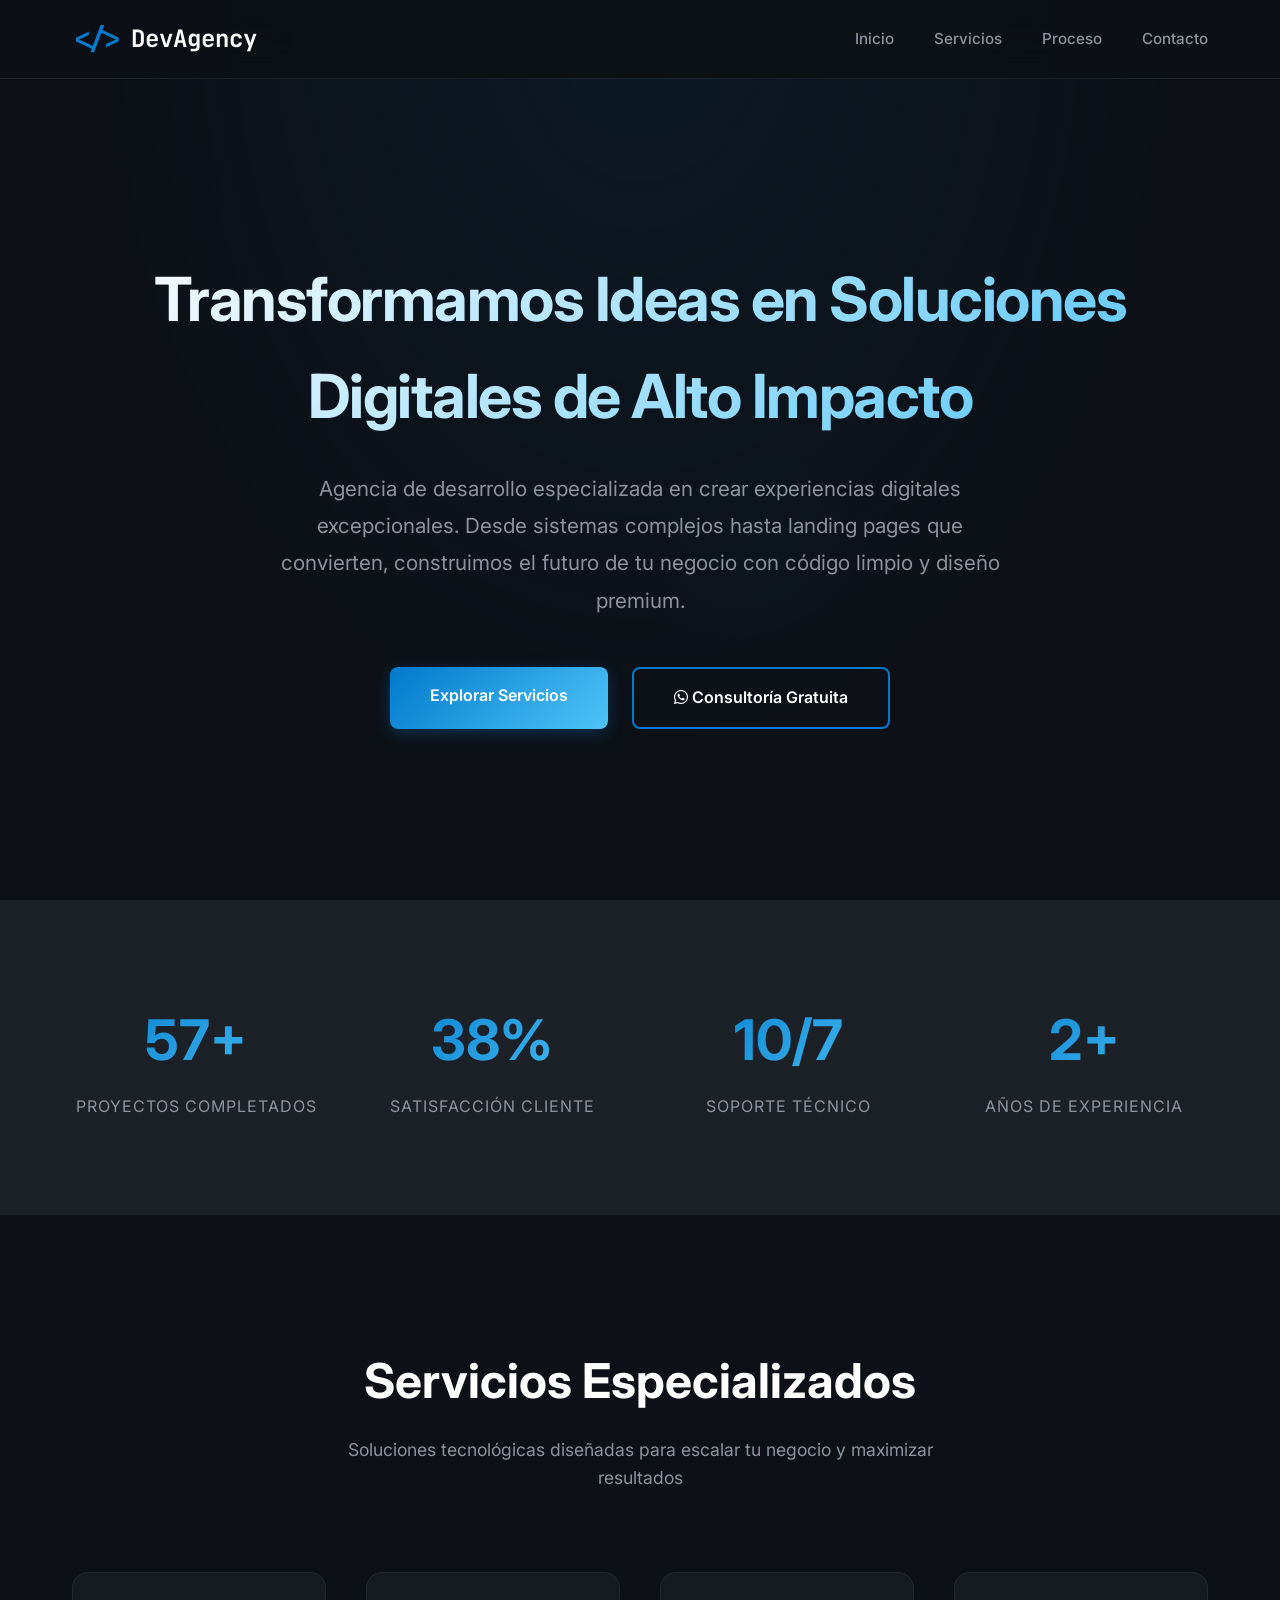
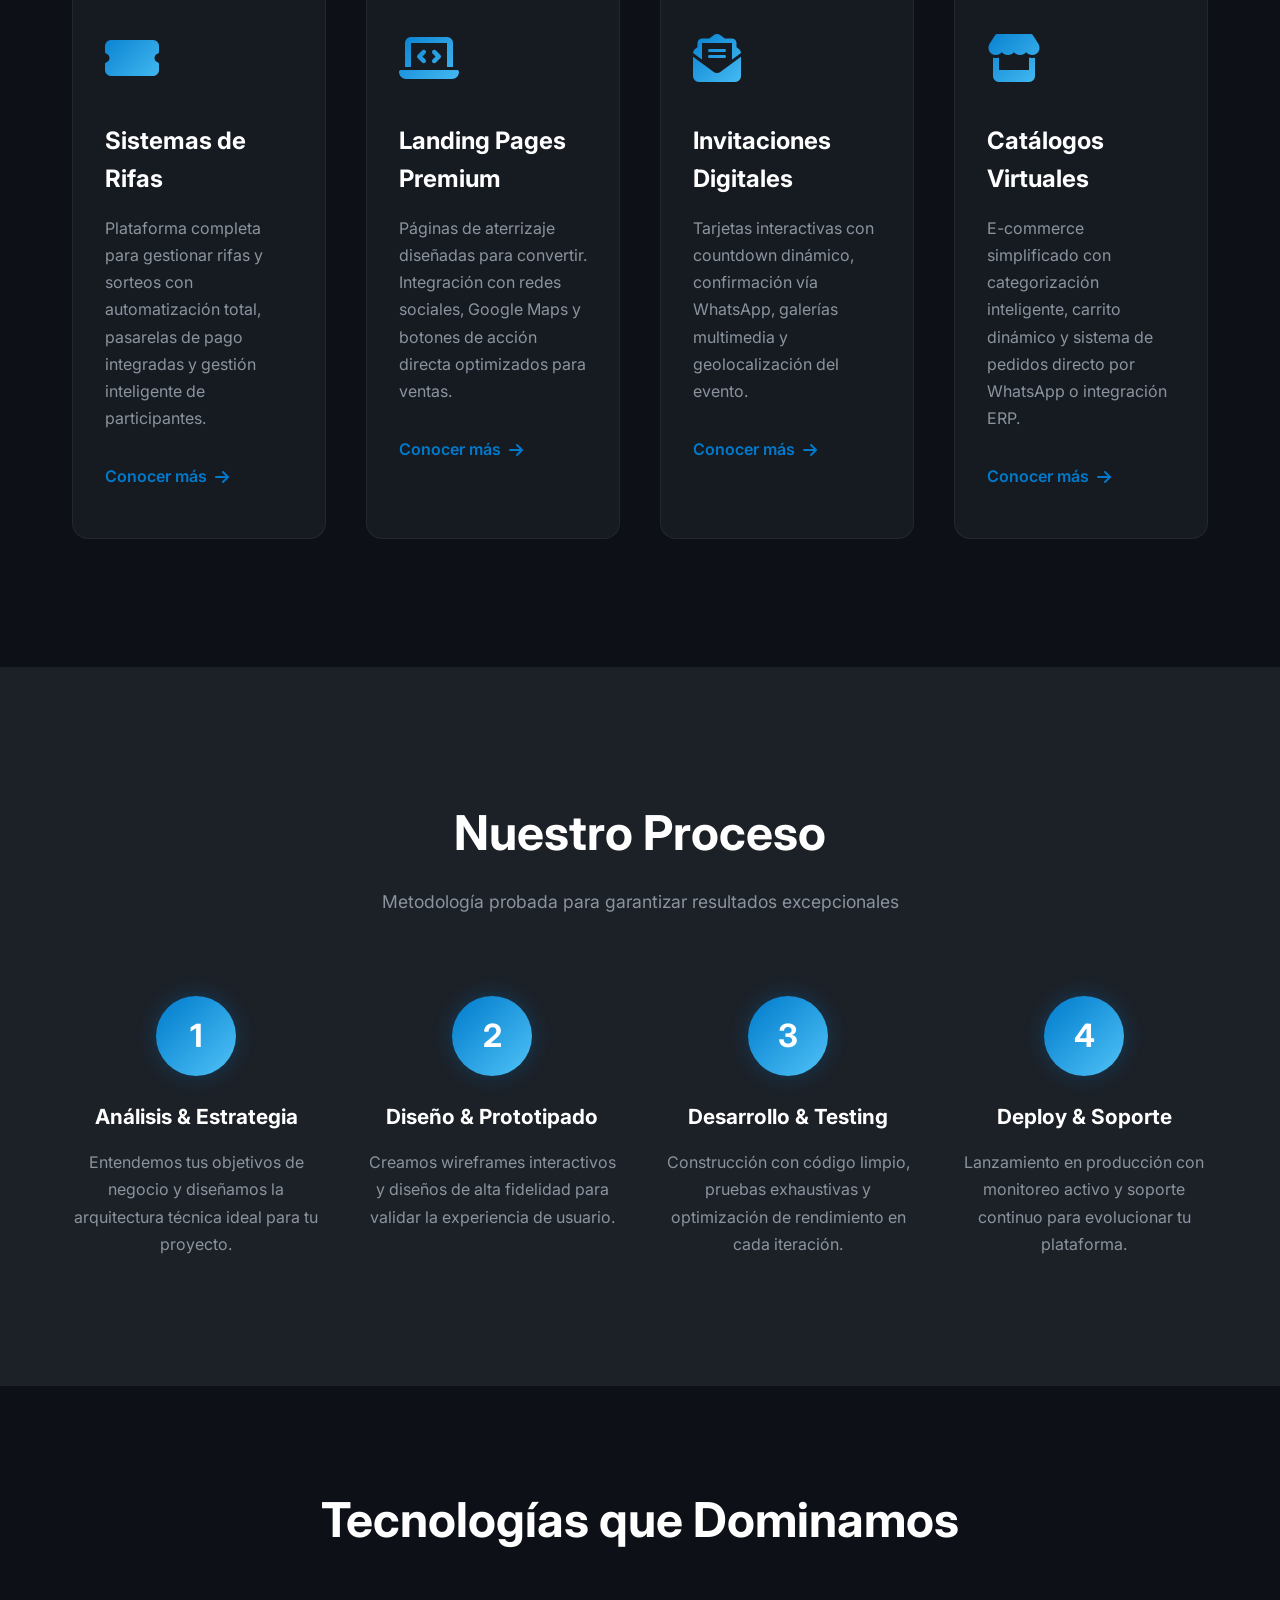
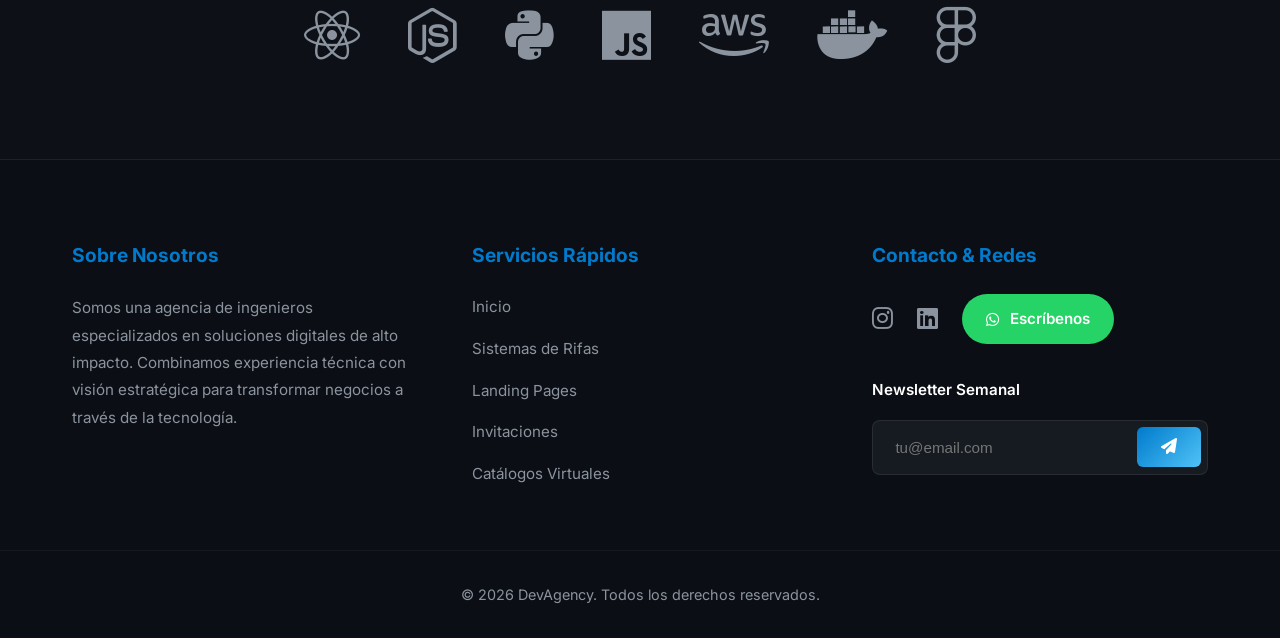
<file: index.html>
<!DOCTYPE html>
<html lang="es">

<head>
    <meta charset="UTF-8">
    <meta name="viewport" content="width=device-width, initial-scale=1.0">
    <title>DevAgency | Soluciones Digitales Profesionales</title>
    <link rel="stylesheet" href="style.css">
    <link rel="preconnect" href="https://fonts.googleapis.com">
    <link rel="preconnect" href="https://fonts.gstatic.com" crossorigin>
    <link
        href="https://fonts.googleapis.com/css2?family=Inter:wght@300;400;500;600;700;800&family=JetBrains+Mono:wght@400;700&display=swap"
        rel="stylesheet">
    <link rel="stylesheet" href="https://cdnjs.cloudflare.com/ajax/libs/font-awesome/6.4.0/css/all.min.css">
</head>

<body>
    <!-- Floating Background Shapes -->
    <div class="bg-shapes">
        <div class="shape shape-1"></div>
        <div class="shape shape-2"></div>
        <div class="shape shape-3"></div>
    </div>

    <header>
        <nav class="container">
            <a href="index.html" class="logo">
                <span class="code-icon">&lt;/&gt;</span> DevAgency
            </a>
            <ul class="nav-links">
                <li><a href="#inicio">Inicio</a></li>
                <li><a href="#servicios">Servicios</a></li>
                <li><a href="#proceso">Proceso</a></li>
                <li><a href="#contacto">Contacto</a></li>
            </ul>
        </nav>
    </header>

    <main>
        <!-- Hero Section -->
        <section id="inicio" class="hero">
            <div class="container hero-content">
                <h1>Transformamos Ideas en Soluciones Digitales de Alto Impacto</h1>
                <p>Agencia de desarrollo especializada en crear experiencias digitales excepcionales. Desde sistemas
                    complejos hasta landing pages que convierten, construimos el futuro de tu negocio con código limpio
                    y diseño premium.</p>
                <div class="hero-btns">
                    <a href="#servicios" class="btn btn-primary">Explorar Servicios</a>
                    <a href="https://wa.me/584161143514?text=Hola!%20Quisiera%20m%C3%A1s%20informaci%C3%B3n%20sobre%20sus%20servicios%20de%20DevAgency." class="btn btn-outline" target="_blank">
                        <i class="fab fa-whatsapp"></i> Consultoría Gratuita
                    </a>
                </div>
            </div>
        </section>

        <!-- Stats Section -->
        <section class="stats">
            <div class="container">
                <div class="stats-grid">
                    <div class="stat-item">
                        <span class="stat-number">150+</span>
                        <span class="stat-label">Proyectos Completados</span>
                    </div>
                    <div class="stat-item">
                        <span class="stat-number">98%</span>
                        <span class="stat-label">Satisfacción Cliente</span>
                    </div>
                    <div class="stat-item">
                        <span class="stat-number">24/7</span>
                        <span class="stat-label">Soporte Técnico</span>
                    </div>
                    <div class="stat-item">
                        <span class="stat-number">5+</span>
                        <span class="stat-label">Años de Experiencia</span>
                    </div>
                </div>
            </div>
        </section>

        <!-- Services Section -->
        <section id="servicios" class="services">
            <div class="container">
                <h2 class="section-title">Servicios Especializados</h2>
                <p class="section-subtitle">Soluciones tecnológicas diseñadas para escalar tu negocio y maximizar
                    resultados</p>
                <div class="services-grid">
                    <!-- Service Card 1: Rifas -->
                    <a href="rifas.html" class="service-card">
                        <div class="card-icon"><i class="fas fa-ticket-alt"></i></div>
                        <h3>Sistemas de Rifas</h3>
                        <p>Plataforma completa para gestionar rifas y sorteos con automatización total, pasarelas de
                            pago integradas y gestión inteligente de participantes.</p>
                        <span class="btn-text">Conocer más <i class="fas fa-arrow-right"></i></span>
                    </a>

                    <!-- Service Card 2: Landing Pages -->
                    <a href="landings.html" class="service-card">
                        <div class="card-icon"><i class="fas fa-laptop-code"></i></div>
                        <h3>Landing Pages Premium</h3>
                        <p>Páginas de aterrizaje diseñadas para convertir. Integración con redes sociales, Google Maps y
                            botones de acción directa optimizados para ventas.</p>
                        <span class="btn-text">Conocer más <i class="fas fa-arrow-right"></i></span>
                    </a>

                    <!-- Service Card 3: Invitaciones -->
                    <a href="invitaciones.html" class="service-card">
                        <div class="card-icon"><i class="fas fa-envelope-open-text"></i></div>
                        <h3>Invitaciones Digitales</h3>
                        <p>Tarjetas interactivas con countdown dinámico, confirmación vía WhatsApp, galerías multimedia
                            y geolocalización del evento.</p>
                        <span class="btn-text">Conocer más <i class="fas fa-arrow-right"></i></span>
                    </a>

                    <!-- Service Card 4: Catálogos -->
                    <a href="catalogos.html" class="service-card">
                        <div class="card-icon"><i class="fas fa-store"></i></div>
                        <h3>Catálogos Virtuales</h3>
                        <p>E-commerce simplificado con categorización inteligente, carrito dinámico y sistema de pedidos
                            directo por WhatsApp o integración ERP.</p>
                        <span class="btn-text">Conocer más <i class="fas fa-arrow-right"></i></span>
                    </a>
                </div>
            </div>
        </section>

        <!-- Process Section -->
        <section id="proceso" class="process">
            <div class="container">
                <h2 class="section-title">Nuestro Proceso</h2>
                <p class="section-subtitle">Metodología probada para garantizar resultados excepcionales</p>
                <div class="process-steps">
                    <div class="process-step">
                        <div class="step-number">1</div>
                        <h3>Análisis & Estrategia</h3>
                        <p>Entendemos tus objetivos de negocio y diseñamos la arquitectura técnica ideal para tu
                            proyecto.</p>
                    </div>
                    <div class="process-step">
                        <div class="step-number">2</div>
                        <h3>Diseño & Prototipado</h3>
                        <p>Creamos wireframes interactivos y diseños de alta fidelidad para validar la experiencia de
                            usuario.</p>
                    </div>
                    <div class="process-step">
                        <div class="step-number">3</div>
                        <h3>Desarrollo & Testing</h3>
                        <p>Construcción con código limpio, pruebas exhaustivas y optimización de rendimiento en cada
                            iteración.</p>
                    </div>
                    <div class="process-step">
                        <div class="step-number">4</div>
                        <h3>Deploy & Soporte</h3>
                        <p>Lanzamiento en producción con monitoreo activo y soporte continuo para evolucionar tu
                            plataforma.</p>
                    </div>
                </div>
            </div>
        </section>

        <!-- Tech Stack -->
        <section class="tech-stack">
            <div class="container">
                <h2 class="section-title">Tecnologías que Dominamos</h2>
                <div class="tech-icons">
                    <i class="fab fa-react tech-icon" title="React"></i>
                    <i class="fab fa-node-js tech-icon" title="Node.js"></i>
                    <i class="fab fa-python tech-icon" title="Python"></i>
                    <i class="fab fa-js tech-icon" title="JavaScript"></i>
                    <i class="fab fa-aws tech-icon" title="AWS"></i>
                    <i class="fab fa-docker tech-icon" title="Docker"></i>
                    <i class="fab fa-figma tech-icon" title="Figma"></i>
                </div>
            </div>
        </section>
    </main>

    <!-- Footer -->
    <footer id="contacto">
        <div class="container footer-grid">
            <!-- Col 1: About -->
            <div class="footer-col">
                <h4>Sobre Nosotros</h4>
                <p>Somos una agencia de ingenieros especializados en soluciones digitales de alto impacto. Combinamos
                    experiencia técnica con visión estratégica para transformar negocios a través de la tecnología.</p>
            </div>
            <!-- Col 2: Quick Links -->
            <div class="footer-col">
                <h4>Servicios Rápidos</h4>
                <ul>
                    <li><a href="#inicio">Inicio</a></li>
                    <li><a href="rifas.html">Sistemas de Rifas</a></li>
                    <li><a href="landings.html">Landing Pages</a></li>
                    <li><a href="invitaciones.html">Invitaciones</a></li>
                    <li><a href="catalogos.html">Catálogos Virtuales</a></li>
                </ul>
            </div>
            <!-- Col 3: Contact & Newsletter -->
            <div class="footer-col">
                <h4>Contacto & Redes</h4>
                <div class="social-links">
                    <a href="#" class="social-icon"><i class="fab fa-instagram"></i></a>
                    <a href="#" class="social-icon"><i class="fab fa-linkedin"></i></a>
                    <a href="https://wa.me/584161143514?text=Hola!%20Quisiera%20m%C3%A1s%20informaci%C3%B3n%20sobre%20sus%20servicios%20de%20DevAgency." class="btn-whatsapp">
                        <i class="fab fa-whatsapp"></i> Escríbenos
                    </a>
                </div>
                <div class="newsletter">
                    <p>Newsletter Semanal</p>
                    <form onsubmit="return false;" class="newsletter-form">
                        <input type="email" placeholder="tu@email.com" required>
                        <button type="submit"><i class="fas fa-paper-plane"></i></button>
                    </form>
                </div>
            </div>
        </div>
        <div class="footer-bottom">
            <p>&copy; 2026 DevAgency. Todos los derechos reservados.</p>
        </div>
    </footer>

    <script src="script.js"></script>
</body>

</html>
</file>
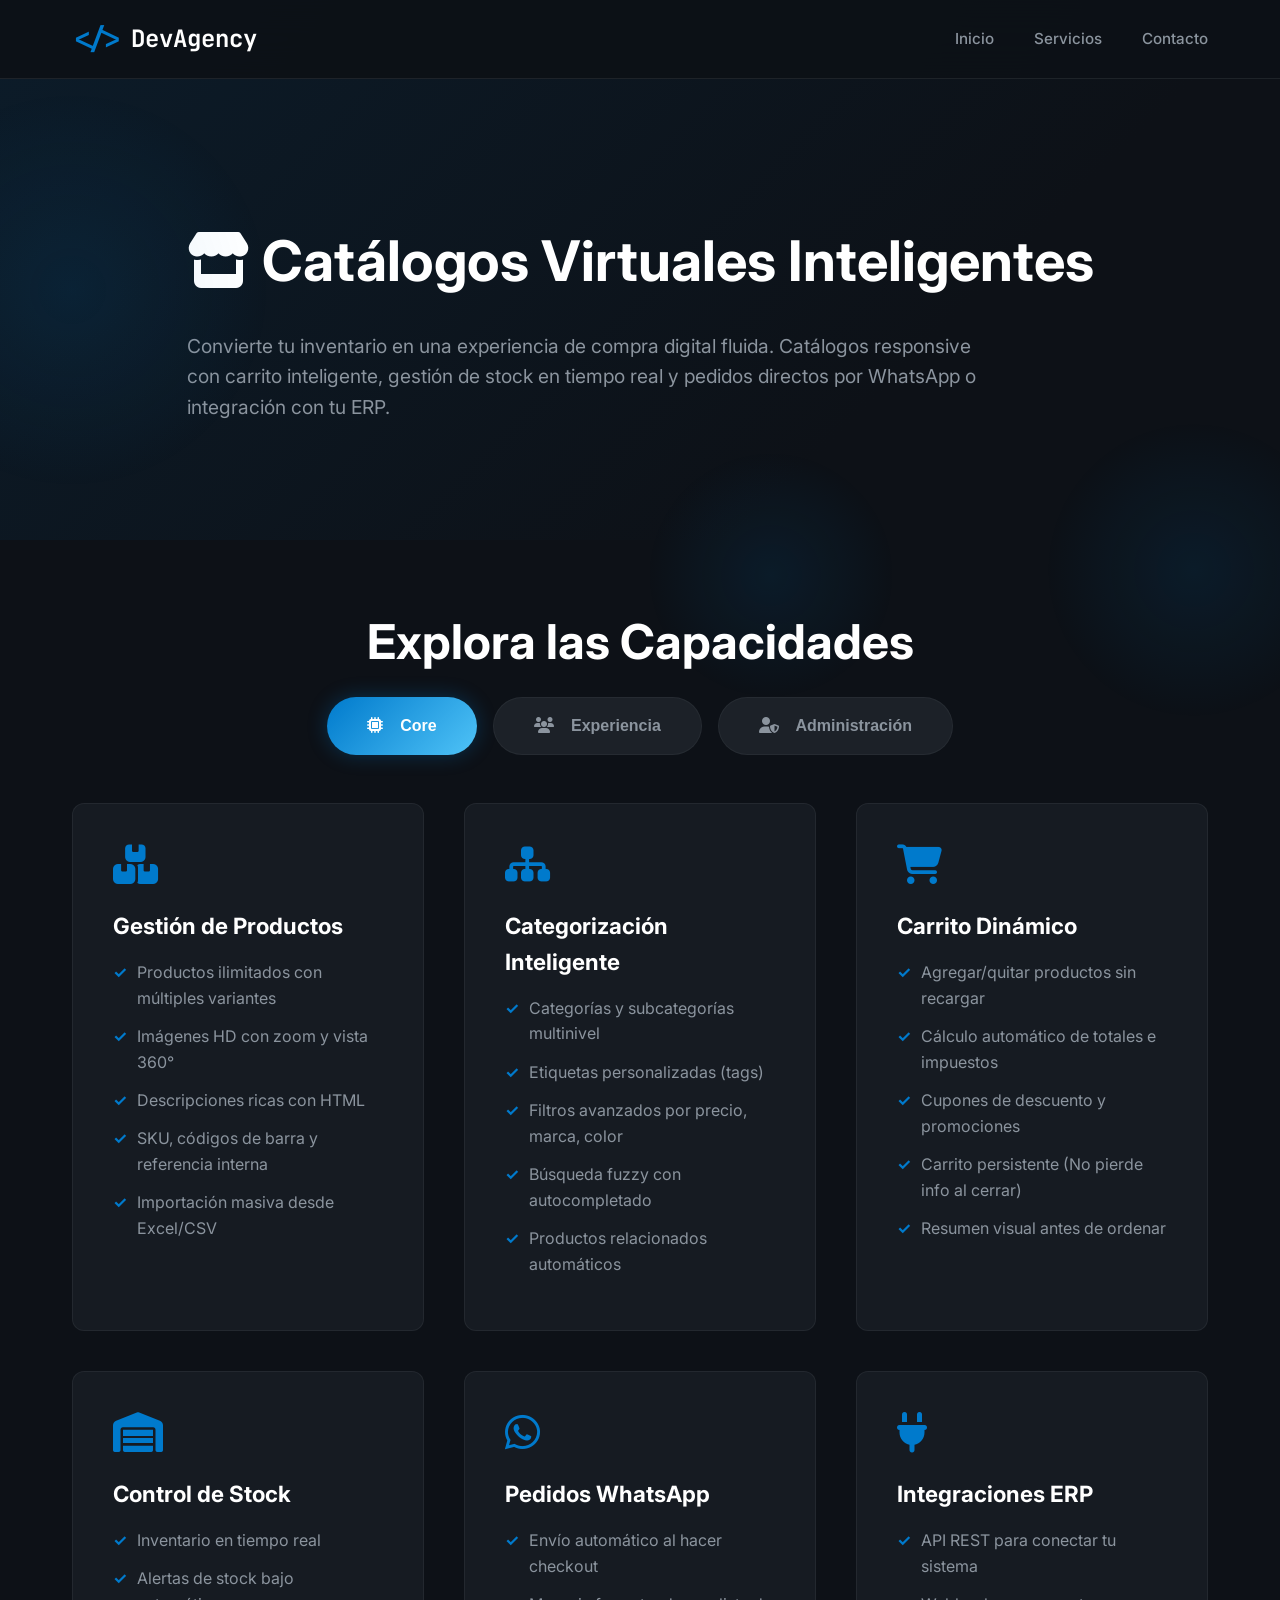
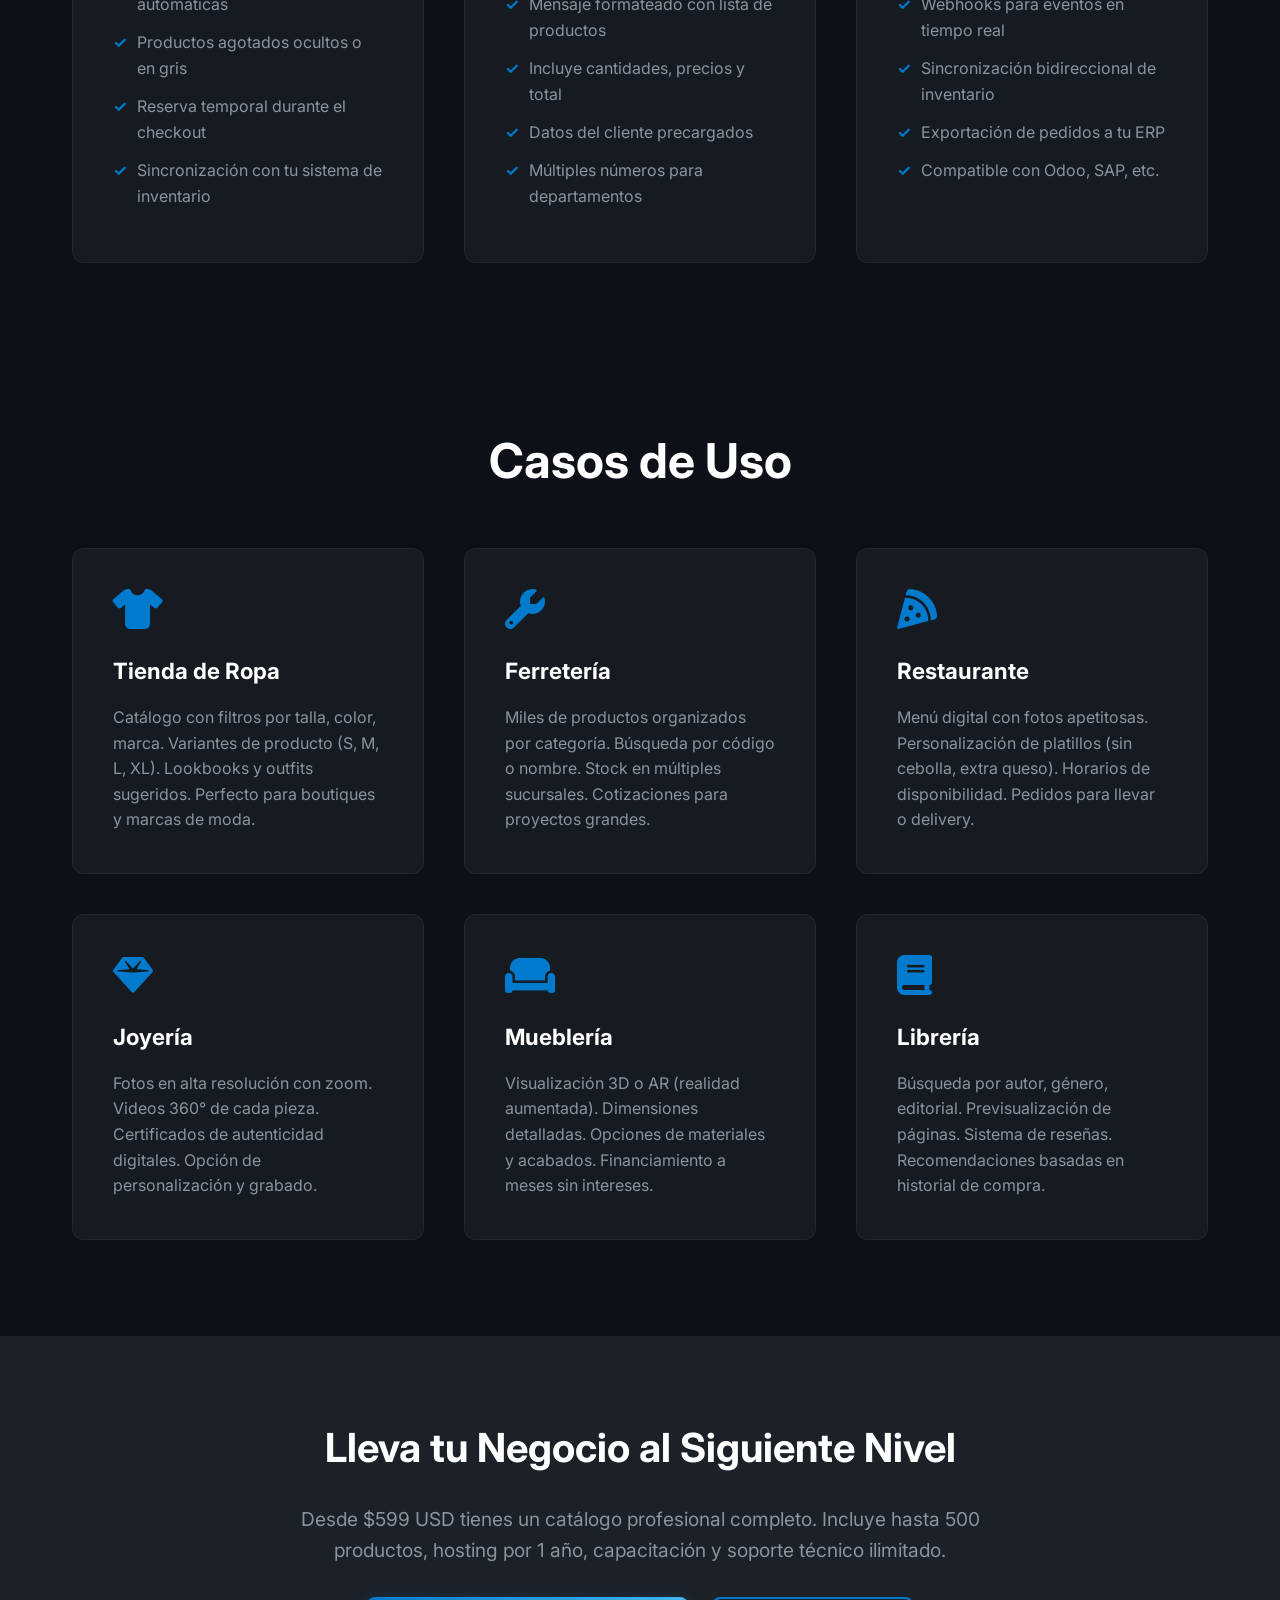
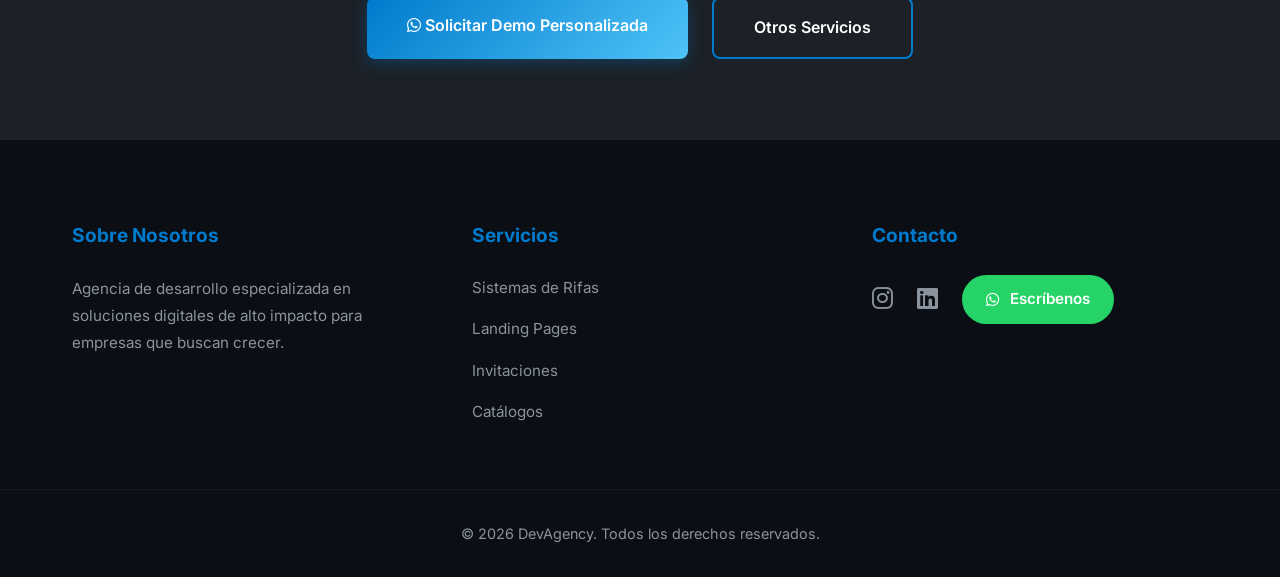
<file: catalogos.html>
<!DOCTYPE html>
<html lang="es">

<head>
    <meta charset="UTF-8">
    <meta name="viewport" content="width=device-width, initial-scale=1.0">
    <title>Catálogos Virtuales E-commerce | DevAgency</title>
    <link rel="stylesheet" href="style.css">
    <link rel="preconnect" href="https://fonts.googleapis.com">
    <link rel="preconnect" href="https://fonts.gstatic.com" crossorigin>
    <link
        href="https://fonts.googleapis.com/css2?family=Inter:wght@300;400;500;600;700;800&family=JetBrains+Mono:wght@400;700&display=swap"
        rel="stylesheet">
    <link rel="stylesheet" href="https://cdnjs.cloudflare.com/ajax/libs/font-awesome/6.4.0/css/all.min.css">
    <style>
        .service-hero {
            min-height: 60vh;
            display: flex;
            align-items: center;
            padding-top: 100px;
            background: linear-gradient(135deg, rgba(0, 122, 204, 0.1) 0%, rgba(13, 17, 23, 1) 70%);
        }

        .service-hero h1 {
            font-size: 3.5rem;
            margin-bottom: 1.5rem;
        }

        .features-section,
        .integrations-section {
            padding: 6rem 0;
        }

        .features-grid-detailed {
            display: grid;
            grid-template-columns: repeat(auto-fit, minmax(300px, 1fr));
            gap: 2.5rem;
            margin-top: 3rem;
        }

        .feature-card {
            background: var(--card-bg);
            padding: 2.5rem;
            border-radius: 12px;
            border: 1px solid rgba(48, 54, 61, 0.5);
            transition: var(--transition);
        }

        .feature-card:hover {
            border-color: var(--accent-primary);
            transform: translateY(-5px);
            box-shadow: var(--shadow-glow);
        }

        .feature-card i {
            font-size: 2.5rem;
            color: var(--accent-primary);
            margin-bottom: 1.5rem;
            display: block;
        }

        .feature-card h3 {
            font-size: 1.4rem;
            margin-bottom: 1rem;
        }

        .feature-card ul {
            list-style: none;
            padding-left: 0;
        }

        .feature-card li {
            color: var(--text-muted);
            margin-bottom: 0.8rem;
            padding-left: 1.5rem;
            position: relative;
        }

        .feature-card li::before {
            content: '✓';
            position: absolute;
            left: 0;
            color: var(--accent-primary);
            font-weight: bold;
        }

        .cta-section {
            background: var(--surface);
            padding: 5rem 0;
            text-align: center;
        }

        .cta-section h2 {
            font-size: 2.5rem;
            margin-bottom: 1.5rem;
        }

        .integration-grid {
            display: grid;
            grid-template-columns: repeat(auto-fit, minmax(200px, 1fr));
            gap: 2rem;
            margin-top: 3rem;
        }

        .integration-item {
            background: var(--card-bg);
            padding: 2rem;
            border-radius: 12px;
            text-align: center;
            border: 1px solid rgba(48, 54, 61, 0.5);
            transition: var(--transition);
        }

        .integration-item:hover {
            border-color: var(--accent-primary);
            transform: translateY(-5px);
        }

        .integration-item i {
            font-size: 3rem;
            color: var(--accent-primary);
            margin-bottom: 1rem;
        }

        @media (max-width: 768px) {
            .service-hero h1 {
                font-size: 2.5rem;
            }
        }
    </style>
</head>

<body>
    <div class="bg-shapes">
        <div class="shape shape-1"></div>
        <div class="shape shape-2"></div>
        <div class="shape shape-3"></div>
    </div>

    <header>
        <nav class="container">
            <a href="index.html" class="logo">
                <span class="code-icon">&lt;/&gt;</span> DevAgency
            </a>
            <ul class="nav-links">
                <li><a href="index.html">Inicio</a></li>
                <li><a href="index.html#servicios">Servicios</a></li>
                <li><a href="index.html#contacto">Contacto</a></li>
            </ul>
        </nav>
    </header>

    <main>
        <section class="service-hero">
            <div class="container">
                <h1><i class="fas fa-store"></i> Catálogos Virtuales Inteligentes</h1>
                <p style="font-size: 1.2rem; color: var(--text-muted); max-width: 800px;">
                    Convierte tu inventario en una experiencia de compra digital fluida. Catálogos responsive con
                    carrito inteligente, gestión de stock en tiempo real y pedidos directos por WhatsApp o integración
                    con tu ERP.
                </p>
            </div>
        </section>

        <section class="tabs-container">
            <div class="container">
                <h2 class="section-title">Explora las Capacidades</h2>
                <div class="tabs-header">
                    <button class="tab-btn active" data-tab="core"><i class="fas fa-microchip"></i> Core</button>
                    <button class="tab-btn" data-tab="experiencia"><i class="fas fa-users"></i> Experiencia</button>
                    <button class="tab-btn" data-tab="admin"><i class="fas fa-user-shield"></i> Administración</button>
                </div>

                <div class="tab-content active" id="core">
                    <div class="features-grid-detailed">
                        <div class="feature-card">
                            <i class="fas fa-boxes"></i>
                            <h3>Gestión de Productos</h3>
                            <ul>
                                <li>Productos ilimitados con múltiples variantes</li>
                                <li>Imágenes HD con zoom y vista 360°</li>
                                <li>Descripciones ricas con HTML</li>
                                <li>SKU, códigos de barra y referencia interna</li>
                                <li>Importación masiva desde Excel/CSV</li>
                            </ul>
                        </div>
                        <!-- ... other core features ... -->
                        <div class="feature-card">
                            <i class="fas fa-sitemap"></i>
                            <h3>Categorización Inteligente</h3>
                            <ul>
                                <li>Categorías y subcategorías multinivel</li>
                                <li>Etiquetas personalizadas (tags)</li>
                                <li>Filtros avanzados por precio, marca, color</li>
                                <li>Búsqueda fuzzy con autocompletado</li>
                                <li>Productos relacionados automáticos</li>
                            </ul>
                        </div>

                        <div class="feature-card">
                            <i class="fas fa-shopping-cart"></i>
                            <h3>Carrito Dinámico</h3>
                            <ul>
                                <li>Agregar/quitar productos sin recargar</li>
                                <li>Cálculo automático de totales e impuestos</li>
                                <li>Cupones de descuento y promociones</li>
                                <li>Carrito persistente (No pierde info al cerrar)</li>
                                <li>Resumen visual antes de ordenar</li>
                            </ul>
                        </div>

                        <div class="feature-card">
                            <i class="fas fa-warehouse"></i>
                            <h3>Control de Stock</h3>
                            <ul>
                                <li>Inventario en tiempo real</li>
                                <li>Alertas de stock bajo automáticas</li>
                                <li>Productos agotados ocultos o en gris</li>
                                <li>Reserva temporal durante el checkout</li>
                                <li>Sincronización con tu sistema de inventario</li>
                            </ul>
                        </div>

                        <div class="feature-card">
                            <i class="fab fa-whatsapp"></i>
                            <h3>Pedidos WhatsApp</h3>
                            <ul>
                                <li>Envío automático al hacer checkout</li>
                                <li>Mensaje formateado con lista de productos</li>
                                <li>Incluye cantidades, precios y total</li>
                                <li>Datos del cliente precargados</li>
                                <li>Múltiples números para departamentos</li>
                            </ul>
                        </div>

                        <div class="feature-card">
                            <i class="fas fa-plug"></i>
                            <h3>Integraciones ERP</h3>
                            <ul>
                                <li>API REST para conectar tu sistema</li>
                                <li>Webhooks para eventos en tiempo real</li>
                                <li>Sincronización bidireccional de inventario</li>
                                <li>Exportación de pedidos a tu ERP</li>
                                <li>Compatible con Odoo, SAP, etc.</li>
                            </ul>
                        </div>
                    </div>
                </div>

                <div class="tab-content" id="experiencia">
                    <div class="features-grid-detailed">
                        <div class="feature-card">
                            <i class="fas fa-mobile-alt"></i>
                            <h3>Mobile-First</h3>
                            <p style="color: var(--text-muted);">Diseñado primero para móvil. El 80% de tus clientes navega
                                desde celular, por eso optimizamos cada interacción para pantallas pequeñas.</p>
                        </div>

                        <div class="feature-card">
                            <i class="fas fa-search"></i>
                            <h3>Búsqueda Avanzada</h3>
                            <p style="color: var(--text-muted);">Motor de búsqueda inteligente con corrección de errores,
                                sinónimos y sugerencias. Encuentra productos incluso con búsquedas imprecisas.</p>
                        </div>

                        <div class="feature-card">
                            <i class="fas fa-heart"></i>
                            <h3>Lista de Deseos</h3>
                            <p style="color: var(--text-muted);">Tus clientes pueden guardar productos favoritos para
                                comprar después. Recordatorios automáticos cuando hay descuentos.</p>
                        </div>

                        <div class="feature-card">
                            <i class="fas fa-star"></i>
                            <h3>Reviews & Ratings</h3>
                            <p style="color: var(--text-muted);">Sistema de calificaciones y reseñas. Modera comentarios
                                antes de publicar. Aumenta la confianza y conversión.</p>
                        </div>

                        <div class="feature-card">
                            <i class="fas fa-share-alt"></i>
                            <h3>Compartir Productos</h3>
                            <p style="color: var(--text-muted);">Botones para compartir productos en WhatsApp, Facebook,
                                Twitter. Links directos con preview de imagen y precio.</p>
                        </div>

                        <div class="feature-card">
                            <i class="fas fa-tachometer-alt"></i>
                            <h3>Performance Elite</h3>
                            <p style="color: var(--text-muted);">Carga en menos de 2 segundos. Lazy loading de imágenes,
                                caché inteligente y CDN global para máxima velocidad.</p>
                        </div>
                    </div>
                </div>

                <div class="tab-content" id="admin">
                    <div class="features-grid-detailed">
                        <div class="feature-card">
                            <i class="fas fa-chart-pie"></i>
                            <h3>Dashboard Analytics</h3>
                            <ul>
                                <li>Ventas del día, semana, mes</li>
                                <li>Productos más vendidos</li>
                                <li>Tasa de conversión</li>
                                <li>Carritos abandonados</li>
                                <li>Gráficos en tiempo real</li>
                            </ul>
                        </div>

                        <div class="feature-card">
                            <i class="fas fa-clipboard-list"></i>
                            <h3>Gestión de Pedidos</h3>
                            <ul>
                                <li>Vista completa de todos los pedidos</li>
                                <li>Estados: Pendiente, Procesando, Enviado</li>
                                <li>Notificaciones automáticas al cliente</li>
                                <li>Impresión de órdenes de trabajo</li>
                                <li>Exportación a Excel para contabilidad</li>
                            </ul>
                        </div>

                        <div class="feature-card">
                            <i class="fas fa-users"></i>
                            <h3>CRM Integrado</h3>
                            <ul>
                                <li>Base de datos de clientes</li>
                                <li>Historial de compras por cliente</li>
                                <li>Segmentación para marketing</li>
                                <li>Clientes VIP automáticos</li>
                                <li>Envío de promociones personalizadas</li>
                            </ul>
                        </div>

                        <div class="feature-card">
                            <i class="fas fa-tags"></i>
                            <h3>Promociones</h3>
                            <ul>
                                <li>Descuentos por categoría o producto</li>
                                <li>Cupones con códigos únicos</li>
                                <li>Ofertas flash con countdown</li>
                                <li>2x1, 3x2 y combos especiales</li>
                                <li>Programación automática por fechas</li>
                            </ul>
                        </div>

                        <div class="feature-card">
                            <i class="fas fa-user-shield"></i>
                            <h3>Multiusuario</h3>
                            <ul>
                                <li>Roles: Admin, Vendedor, Almacén</li>
                                <li>Permisos granulares por sección</li>
                                <li>Log de actividades por usuario</li>
                                <li>Múltiples sucursales</li>
                                <li>Cada vendedor ve sus propias ventas</li>
                            </ul>
                        </div>

                        <div class="feature-card">
                            <i class="fas fa-mobile"></i>
                            <h3>App Móvil Admin</h3>
                            <ul>
                                <li>Panel desde tu celular</li>
                                <li>Notificaciones push de pedidos</li>
                                <li>Actualizar stock rápidamente</li>
                                <li>Aprobar/rechazar pedidos</li>
                                <li>Escaneo de códigos de barra</li>
                            </ul>
                        </div>
                    </div>
                </div>
            </div>
        </section>

        <section class="features-section">
            <div class="container">
                <h2 class="section-title">Casos de Uso</h2>
                <div class="features-grid-detailed">
                    <div class="feature-card">
                        <i class="fas fa-tshirt"></i>
                        <h3>Tienda de Ropa</h3>
                        <p style="color: var(--text-muted);">Catálogo con filtros por talla, color, marca. Variantes de
                            producto (S, M, L, XL). Lookbooks y outfits sugeridos. Perfecto para boutiques y marcas de
                            moda.</p>
                    </div>

                    <div class="feature-card">
                        <i class="fas fa-wrench"></i>
                        <h3>Ferretería</h3>
                        <p style="color: var(--text-muted);">Miles de productos organizados por categoría. Búsqueda por
                            código o nombre. Stock en múltiples sucursales. Cotizaciones para proyectos grandes.</p>
                    </div>

                    <div class="feature-card">
                        <i class="fas fa-pizza-slice"></i>
                        <h3>Restaurante</h3>
                        <p style="color: var(--text-muted);">Menú digital con fotos apetitosas. Personalización de
                            platillos (sin cebolla, extra queso). Horarios de disponibilidad. Pedidos para llevar o
                            delivery.</p>
                    </div>

                    <div class="feature-card">
                        <i class="fas fa-gem"></i>
                        <h3>Joyería</h3>
                        <p style="color: var(--text-muted);">Fotos en alta resolución con zoom. Videos 360° de cada
                            pieza. Certificados de autenticidad digitales. Opción de personalización y grabado.</p>
                    </div>

                    <div class="feature-card">
                        <i class="fas fa-couch"></i>
                        <h3>Mueblería</h3>
                        <p style="color: var(--text-muted);">Visualización 3D o AR (realidad aumentada). Dimensiones
                            detalladas. Opciones de materiales y acabados. Financiamiento a meses sin intereses.</p>
                    </div>

                    <div class="feature-card">
                        <i class="fas fa-book"></i>
                        <h3>Librería</h3>
                        <p style="color: var(--text-muted);">Búsqueda por autor, género, editorial. Previsualización de
                            páginas. Sistema de reseñas. Recomendaciones basadas en historial de compra.</p>
                    </div>
                </div>
            </div>
        </section>

        <section class="cta-section">
            <div class="container">
                <h2>Lleva tu Negocio al Siguiente Nivel</h2>
                <p style="font-size: 1.2rem; color: var(--text-muted); max-width: 700px; margin: 0 auto 2rem;">
                    Desde $599 USD tienes un catálogo profesional completo. Incluye hasta 500 productos, hosting por 1
                    año, capacitación y soporte técnico ilimitado.
                </p>
                <div style="display: flex; gap: 1.5rem; justify-content: center; flex-wrap: wrap;">
                    <a href="https://wa.me/584161143514?text=Hola!%20Me%20interesa%20saber%20m%C3%A1s%20sobre%20el%20Sistema%20de%20Cat%C3%A1logos%20Virtuales." class="btn btn-primary">
                        <i class="fab fa-whatsapp"></i> Solicitar Demo Personalizada
                    </a>
                    <a href="index.html#servicios" class="btn btn-outline">Otros Servicios</a>
                </div>
            </div>
        </section>
    </main>

    <footer id="contacto">
        <div class="container footer-grid">
            <div class="footer-col">
                <h4>Sobre Nosotros</h4>
                <p>Agencia de desarrollo especializada en soluciones digitales de alto impacto para empresas que buscan
                    crecer.</p>
            </div>
            <div class="footer-col">
                <h4>Servicios</h4>
                <ul>
                    <li><a href="rifas.html">Sistemas de Rifas</a></li>
                    <li><a href="landings.html">Landing Pages</a></li>
                    <li><a href="invitaciones.html">Invitaciones</a></li>
                    <li><a href="catalogos.html">Catálogos</a></li>
                </ul>
            </div>
            <div class="footer-col">
                <h4>Contacto</h4>
                <div class="social-links">
                    <a href="#" class="social-icon"><i class="fab fa-instagram"></i></a>
                    <a href="#" class="social-icon"><i class="fab fa-linkedin"></i></a>
                    <a href="https://wa.me/584161143514?text=Hola!%20Me%20interesa%20saber%20m%C3%A1s%20sobre%20el%20Sistema%20de%20Cat%C3%A1logos%20Virtuales." class="btn-whatsapp">
                        <i class="fab fa-whatsapp"></i> Escríbenos
                    </a>
                </div>
            </div>
        </div>
        <div class="footer-bottom">
            <p>&copy; 2026 DevAgency. Todos los derechos reservados.</p>
        </div>
    </footer>

    <script src="script.js"></script>
</body>

</html>
</file>
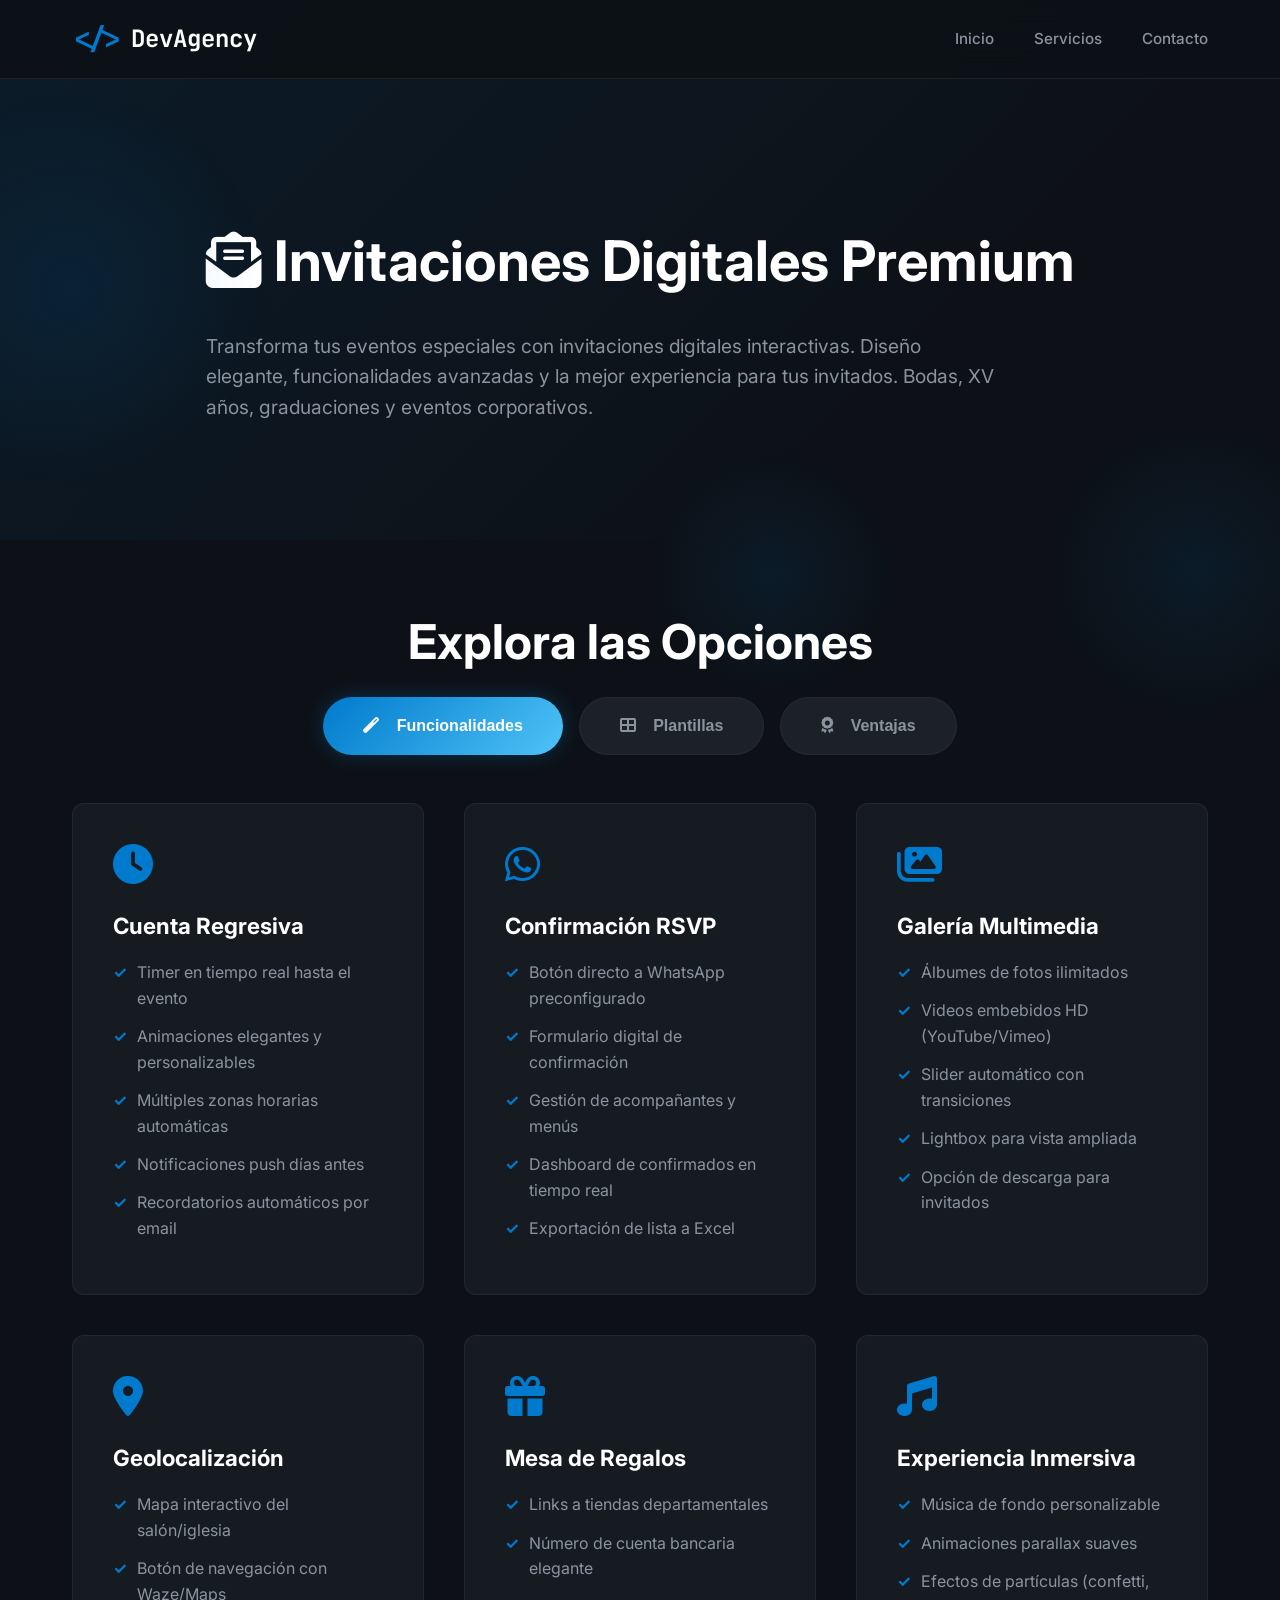
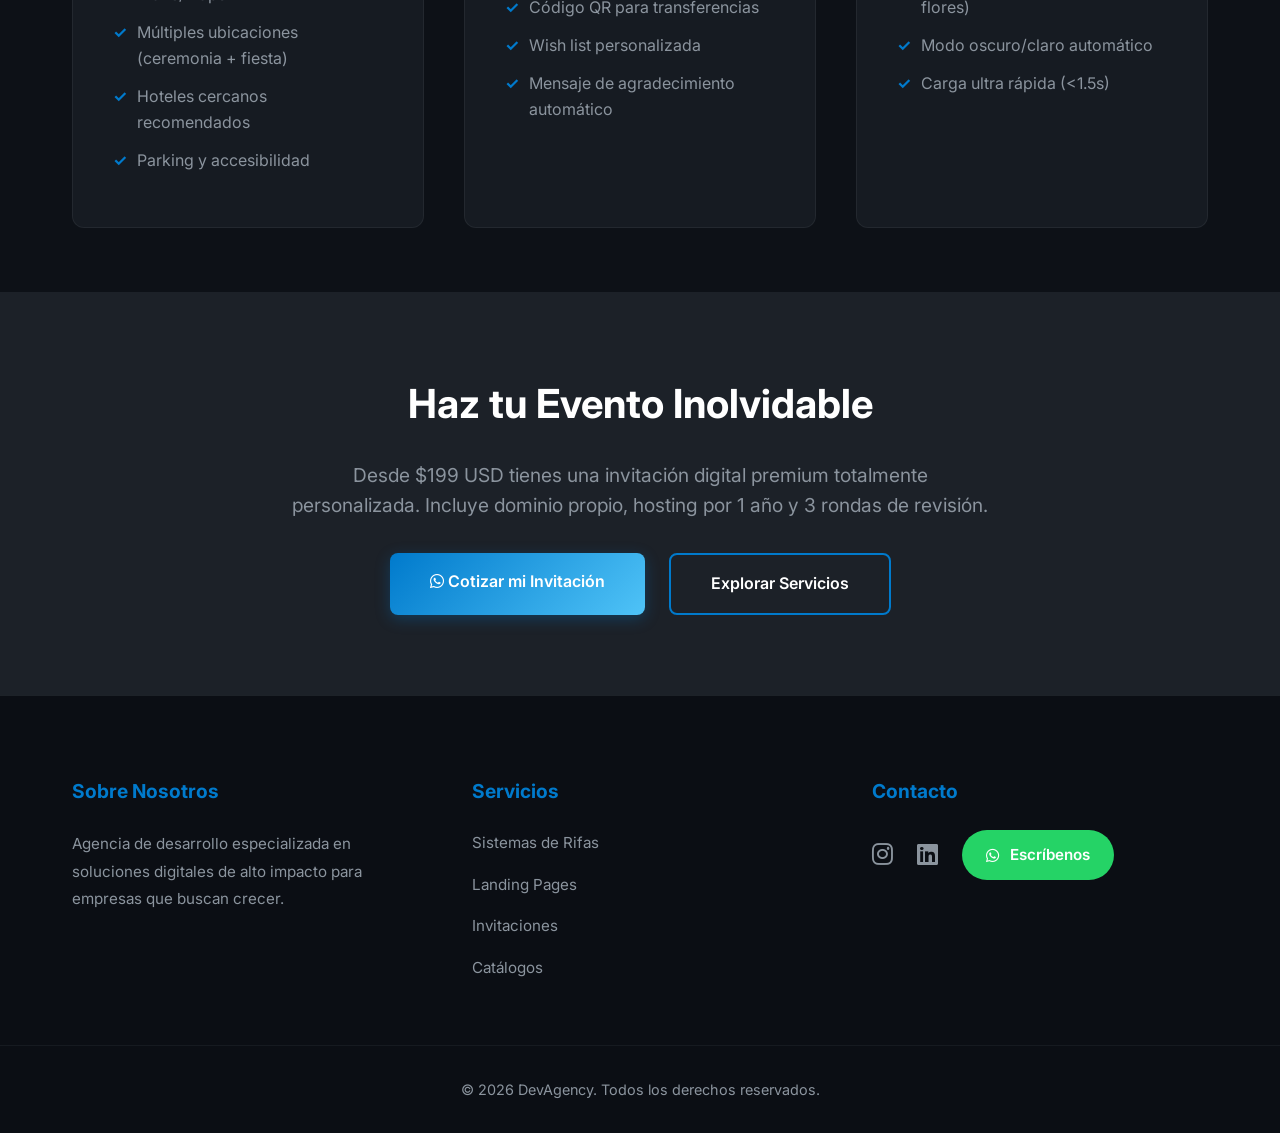
<file: invitaciones.html>
<!DOCTYPE html>
<html lang="es">

<head>
    <meta charset="UTF-8">
    <meta name="viewport" content="width=device-width, initial-scale=1.0">
    <title>Invitaciones Digitales Interactivas | DevAgency</title>
    <link rel="stylesheet" href="style.css">
    <link rel="preconnect" href="https://fonts.googleapis.com">
    <link rel="preconnect" href="https://fonts.gstatic.com" crossorigin>
    <link
        href="https://fonts.googleapis.com/css2?family=Inter:wght@300;400;500;600;700;800&family=JetBrains+Mono:wght@400;700&display=swap"
        rel="stylesheet">
    <link rel="stylesheet" href="https://cdnjs.cloudflare.com/ajax/libs/font-awesome/6.4.0/css/all.min.css">
    <style>
        .service-hero {
            min-height: 60vh;
            display: flex;
            align-items: center;
            padding-top: 100px;
            background: linear-gradient(135deg, rgba(0, 122, 204, 0.1) 0%, rgba(13, 17, 23, 1) 70%);
        }

        .service-hero h1 {
            font-size: 3.5rem;
            margin-bottom: 1.5rem;
        }

        .features-section,
        .templates-section {
            padding: 6rem 0;
        }

        .features-grid-detailed {
            display: grid;
            grid-template-columns: repeat(auto-fit, minmax(300px, 1fr));
            gap: 2.5rem;
            margin-top: 3rem;
        }

        .feature-card {
            background: var(--card-bg);
            padding: 2.5rem;
            border-radius: 12px;
            border: 1px solid rgba(48, 54, 61, 0.5);
            transition: var(--transition);
        }

        .feature-card:hover {
            border-color: var(--accent-primary);
            transform: translateY(-5px);
            box-shadow: var(--shadow-glow);
        }

        .feature-card i {
            font-size: 2.5rem;
            color: var(--accent-primary);
            margin-bottom: 1.5rem;
            display: block;
        }

        .feature-card h3 {
            font-size: 1.4rem;
            margin-bottom: 1rem;
        }

        .feature-card ul {
            list-style: none;
            padding-left: 0;
        }

        .feature-card li {
            color: var(--text-muted);
            margin-bottom: 0.8rem;
            padding-left: 1.5rem;
            position: relative;
        }

        .feature-card li::before {
            content: '✓';
            position: absolute;
            left: 0;
            color: var(--accent-primary);
            font-weight: bold;
        }

        .template-grid {
            display: grid;
            grid-template-columns: repeat(auto-fit, minmax(280px, 1fr));
            gap: 2rem;
            margin-top: 3rem;
        }

        .template-card {
            background: var(--card-bg);
            border-radius: 12px;
            overflow: hidden;
            border: 1px solid rgba(48, 54, 61, 0.5);
            transition: var(--transition);
        }

        .template-card:hover {
            transform: scale(1.03);
            box-shadow: var(--shadow-glow);
        }

        .template-preview {
            height: 250px;
            background: linear-gradient(135deg, rgba(0, 122, 204, 0.2) 0%, rgba(79, 195, 247, 0.2) 100%);
            display: flex;
            align-items: center;
            justify-content: center;
            font-size: 4rem;
            color: var(--accent-primary);
            position: relative;
            overflow: hidden;
        }

        .template-preview::after {
            content: '';
            position: absolute;
            top: 0;
            left: 0;
            width: 100%;
            height: 100%;
            background: radial-gradient(circle, rgba(0, 122, 204, 0.1) 0%, transparent 70%);
        }

        .template-info {
            padding: 1.5rem;
        }

        .cta-section {
            background: var(--surface);
            padding: 5rem 0;
            text-align: center;
        }

        .cta-section h2 {
            font-size: 2.5rem;
            margin-bottom: 1.5rem;
        }

        @media (max-width: 768px) {
            .service-hero h1 {
                font-size: 2.5rem;
            }
        }
    </style>
</head>

<body>
    <div class="bg-shapes">
        <div class="shape shape-1"></div>
        <div class="shape shape-2"></div>
        <div class="shape shape-3"></div>
    </div>

    <header>
        <nav class="container">
            <a href="index.html" class="logo">
                <span class="code-icon">&lt;/&gt;</span> DevAgency
            </a>
            <ul class="nav-links">
                <li><a href="index.html">Inicio</a></li>
                <li><a href="index.html#servicios">Servicios</a></li>
                <li><a href="index.html#contacto">Contacto</a></li>
            </ul>
        </nav>
    </header>

    <main>
        <section class="service-hero">
            <div class="container">
                <h1><i class="fas fa-envelope-open-text"></i> Invitaciones Digitales Premium</h1>
                <p style="font-size: 1.2rem; color: var(--text-muted); max-width: 800px;">
                    Transforma tus eventos especiales con invitaciones digitales interactivas. Diseño elegante,
                    funcionalidades avanzadas y la mejor experiencia para tus invitados. Bodas, XV años, graduaciones y
                    eventos corporativos.
                </p>
            </div>
        </section>

        <section class="tabs-container">
            <div class="container">
                <h2 class="section-title">Explora las Opciones</h2>
                <div class="tabs-header">
                    <button class="tab-btn active" data-tab="features"><i class="fas fa-magic"></i> Funcionalidades</button>
                    <button class="tab-btn" data-tab="templates"><i class="fas fa-th-large"></i> Plantillas</button>
                    <button class="tab-btn" data-tab="advantages"><i class="fas fa-award"></i> Ventajas</button>
                </div>

                <div class="tab-content active" id="features">
                    <div class="features-grid-detailed">
                        <div class="feature-card">
                            <i class="fas fa-clock"></i>
                            <h3>Cuenta Regresiva</h3>
                            <ul>
                                <li>Timer en tiempo real hasta el evento</li>
                                <li>Animaciones elegantes y personalizables</li>
                                <li>Múltiples zonas horarias automáticas</li>
                                <li>Notificaciones push días antes</li>
                                <li>Recordatorios automáticos por email</li>
                            </ul>
                        </div>

                        <div class="feature-card">
                            <i class="fab fa-whatsapp"></i>
                            <h3>Confirmación RSVP</h3>
                            <ul>
                                <li>Botón directo a WhatsApp preconfigurado</li>
                                <li>Formulario digital de confirmación</li>
                                <li>Gestión de acompañantes y menús</li>
                                <li>Dashboard de confirmados en tiempo real</li>
                                <li>Exportación de lista a Excel</li>
                            </ul>
                        </div>

                        <div class="feature-card">
                            <i class="fas fa-images"></i>
                            <h3>Galería Multimedia</h3>
                            <ul>
                                <li>Álbumes de fotos ilimitados</li>
                                <li>Videos embebidos HD (YouTube/Vimeo)</li>
                                <li>Slider automático con transiciones</li>
                                <li>Lightbox para vista ampliada</li>
                                <li>Opción de descarga para invitados</li>
                            </ul>
                        </div>

                        <div class="feature-card">
                            <i class="fas fa-map-marker-alt"></i>
                            <h3>Geolocalización</h3>
                            <ul>
                                <li>Mapa interactivo del salón/iglesia</li>
                                <li>Botón de navegación con Waze/Maps</li>
                                <li>Múltiples ubicaciones (ceremonia + fiesta)</li>
                                <li>Hoteles cercanos recomendados</li>
                                <li>Parking y accesibilidad</li>
                            </ul>
                        </div>

                        <div class="feature-card">
                            <i class="fas fa-gift"></i>
                            <h3>Mesa de Regalos</h3>
                            <ul>
                                <li>Links a tiendas departamentales</li>
                                <li>Número de cuenta bancaria elegante</li>
                                <li>Código QR para transferencias</li>
                                <li>Wish list personalizada</li>
                                <li>Mensaje de agradecimiento automático</li>
                            </ul>
                        </div>

                        <div class="feature-card">
                            <i class="fas fa-music"></i>
                            <h3>Experiencia Inmersiva</h3>
                            <ul>
                                <li>Música de fondo personalizable</li>
                                <li>Animaciones parallax suaves</li>
                                <li>Efectos de partículas (confetti, flores)</li>
                                <li>Modo oscuro/claro automático</li>
                                <li>Carga ultra rápida (&lt;1.5s)</li>
                            </ul>
                        </div>
                    </div>
                </div>

                <div class="tab-content" id="templates">
                    <div class="template-grid">
                        <div class="template-card">
                            <div class="template-preview">
                                <i class="fas fa-heart"></i>
                            </div>
                            <div class="template-info">
                                <h3>Boda Elegante</h3>
                                <p style="color: var(--text-muted); margin-bottom: 1rem;">Diseño minimalista y sofisticado
                                    con paleta de blancos, dorados y pasteles. Animaciones suaves y tipografía serif.</p>
                                <span style="color: var(--accent-primary); font-size: 0.9rem;">• Cuenta regresiva • RSVP •
                                    Galería • Mapa</span>
                            </div>
                        </div>

                        <div class="template-card">
                            <div class="template-preview">
                                <i class="fas fa-crown"></i>
                            </div>
                            <div class="template-info">
                                <h3>XV Años Glamour</h3>
                                <p style="color: var(--text-muted); margin-bottom: 1rem;">Diseño vibrante con detalles
                                    brillantes, fondos degradados y animaciones festivas. Perfecto para celebraciones
                                    juveniles.</p>
                                <span style="color: var(--accent-primary); font-size: 0.9rem;">• Slideshow • Música • Mesa
                                    de regalos • RSVP</span>
                            </div>
                        </div>

                        <div class="template-card">
                            <div class="template-preview">
                                <i class="fas fa-baby"></i>
                            </div>
                            <div class="template-info">
                                <h3>Baby Shower</h3>
                                <p style="color: var(--text-muted); margin-bottom: 1rem;">Colores pastel, ilustraciones
                                    tiernas y diseño acogedor. Incluye wish list de productos para bebé con links directos.
                                </p>
                                <span style="color: var(--accent-primary); font-size: 0.9rem;">• Wish list • Juegos •
                                    Ubicación • Horarios</span>
                            </div>
                        </div>

                        <div class="template-card">
                            <div class="template-preview">
                                <i class="fas fa-graduation-cap"></i>
                            </div>
                            <div class="template-info">
                                <h3>Graduación</h3>
                                <p style="color: var(--text-muted); margin-bottom: 1rem;">Diseño profesional con detalles
                                    académicos. Incluye cronología de logros, galería de fotos de la trayectoria.</p>
                                <span style="color: var(--accent-primary); font-size: 0.9rem;">• Timeline • Galería •
                                    Mensaje personalizado</span>
                            </div>
                        </div>

                        <div class="template-card">
                            <div class="template-preview">
                                <i class="fas fa-briefcase"></i>
                            </div>
                            <div class="template-info">
                                <h3>Evento Corporativo</h3>
                                <p style="color: var(--text-muted); margin-bottom: 1rem;">Diseño ejecutivo con agenda
                                    detallada, speakers, networking y registro de asistencia con código QR.</p>
                                <span style="color: var(--accent-primary); font-size: 0.9rem;">• Agenda • Speakers •
                                    Registro • Networking</span>
                            </div>
                        </div>

                        <div class="template-card">
                            <div class="template-preview">
                                <i class="fas fa-cake-candles"></i>
                            </div>
                            <div class="template-info">
                                <h3>Cumpleaños Temático</h3>
                                <p style="color: var(--text-muted); margin-bottom: 1rem;">Totalmente personalizable según el
                                    tema de la fiesta. Efectos animados, música de fondo y juegos interactivos.</p>
                                <span style="color: var(--accent-primary); font-size: 0.9rem;">• Tema custom • Juegos •
                                    Confirmación • Música</span>
                            </div>
                        </div>
                    </div>
                </div>

                <div class="tab-content" id="advantages">
                    <div class="features-grid-detailed">
                        <div class="feature-card">
                            <i class="fas fa-leaf"></i>
                            <h3>Eco-Friendly</h3>
                            <p style="color: var(--text-muted);">Cero papel, cero impresión. Contribuyes al medio ambiente
                                mientras ahorras significativamente en costos de impresión y envío postal.</p>
                        </div>

                        <div class="feature-card">
                            <i class="fas fa-share-alt"></i>
                            <h3>Fácil Distribución</h3>
                            <p style="color: var(--text-muted);">Un solo link para compartir por WhatsApp, email o redes
                                sociales. Tus invitados lo abren desde cualquier dispositivo en segundos.</p>
                        </div>

                        <div class="feature-card">
                            <i class="fas fa-edit"></i>
                            <h3>Actualizaciones en Vivo</h3>
                            <p style="color: var(--text-muted);">¿Cambio de ubicación o hora? Actualiza en tiempo real sin
                                necesidad de reimprimir. Todos los invitados ven la información actualizada.</p>
                        </div>

                        <div class="feature-card">
                            <i class="fas fa-chart-pie"></i>
                            <h3>Estadísticas Detalladas</h3>
                            <p style="color: var(--text-muted);">Sabe quién abrió la invitación, cuántas veces y desde
                                dónde. Gestiona confirmaciones con dashboard en tiempo real.</p>
                        </div>

                        <div class="feature-card">
                            <i class="fas fa-infinity"></i>
                            <h3>Recuerdo Permanente</h3>
                            <p style="color: var(--text-muted);">La invitación permanece online como recuerdo digital.
                                Después del evento, actualízala con fotos de la celebración.</p>
                        </div>

                        <div class="feature-card">
                            <i class="fas fa-dollar-sign"></i>
                            <h3>Ahorro Significativo</h3>
                            <p style="color: var(--text-muted);">Hasta 70% de ahorro vs invitaciones impresas. Sin costos de
                                papel, impresión, sobres ni envío. Invierte ese presupuesto en tu evento.</p>
                        </div>
                    </div>
                </div>
            </div>
        </section>

        <section class="cta-section">
            <div class="container">
                <h2>Haz tu Evento Inolvidable</h2>
                <p style="font-size: 1.2rem; color: var(--text-muted); max-width: 700px; margin: 0 auto 2rem;">
                    Desde $199 USD tienes una invitación digital premium totalmente personalizada. Incluye dominio
                    propio, hosting por 1 año y 3 rondas de revisión.
                </p>
                <div style="display: flex; gap: 1.5rem; justify-content: center; flex-wrap: wrap;">
                    <a href="https://wa.me/584161143514?text=Hola!%20Quisiera%20informaci%C3%B3n%20sobre%20las%20Invitaciones%20Digitales." class="btn btn-primary">
                        <i class="fab fa-whatsapp"></i> Cotizar mi Invitación
                    </a>
                    <a href="index.html#servicios" class="btn btn-outline">Explorar Servicios</a>
                </div>
            </div>
        </section>
    </main>

    <footer id="contacto">
        <div class="container footer-grid">
            <div class="footer-col">
                <h4>Sobre Nosotros</h4>
                <p>Agencia de desarrollo especializada en soluciones digitales de alto impacto para empresas que buscan
                    crecer.</p>
            </div>
            <div class="footer-col">
                <h4>Servicios</h4>
                <ul>
                    <li><a href="rifas.html">Sistemas de Rifas</a></li>
                    <li><a href="landings.html">Landing Pages</a></li>
                    <li><a href="invitaciones.html">Invitaciones</a></li>
                    <li><a href="catalogos.html">Catálogos</a></li>
                </ul>
            </div>
            <div class="footer-col">
                <h4>Contacto</h4>
                <div class="social-links">
                    <a href="#" class="social-icon"><i class="fab fa-instagram"></i></a>
                    <a href="#" class="social-icon"><i class="fab fa-linkedin"></i></a>
                    <a href="https://wa.me/584161143514?text=Hola!%20Quisiera%20informaci%C3%B3n%20sobre%20las%20Invitaciones%20Digitales." class="btn-whatsapp">
                        <i class="fab fa-whatsapp"></i> Escríbenos
                    </a>
                </div>
            </div>
        </div>
        <div class="footer-bottom">
            <p>&copy; 2026 DevAgency. Todos los derechos reservados.</p>
        </div>
    </footer>

    <script src="script.js"></script>
</body>

</html>
</file>
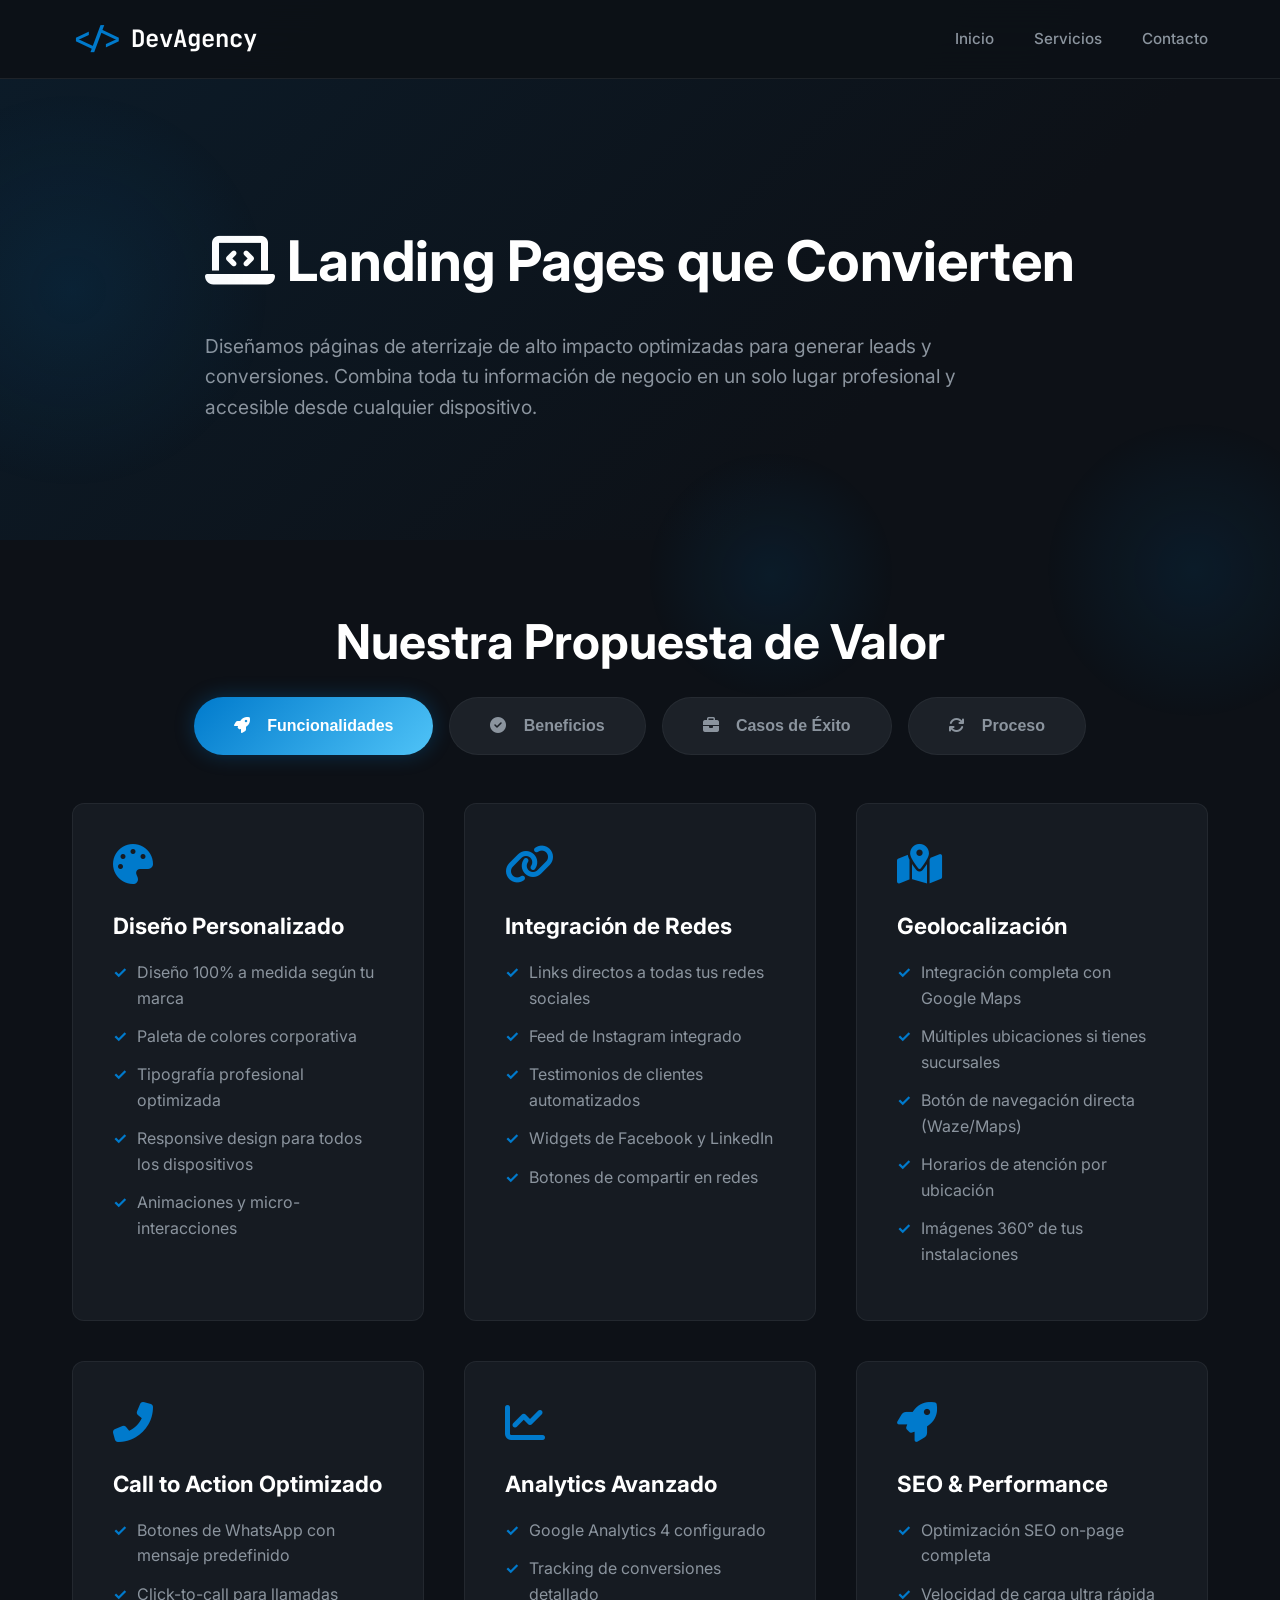
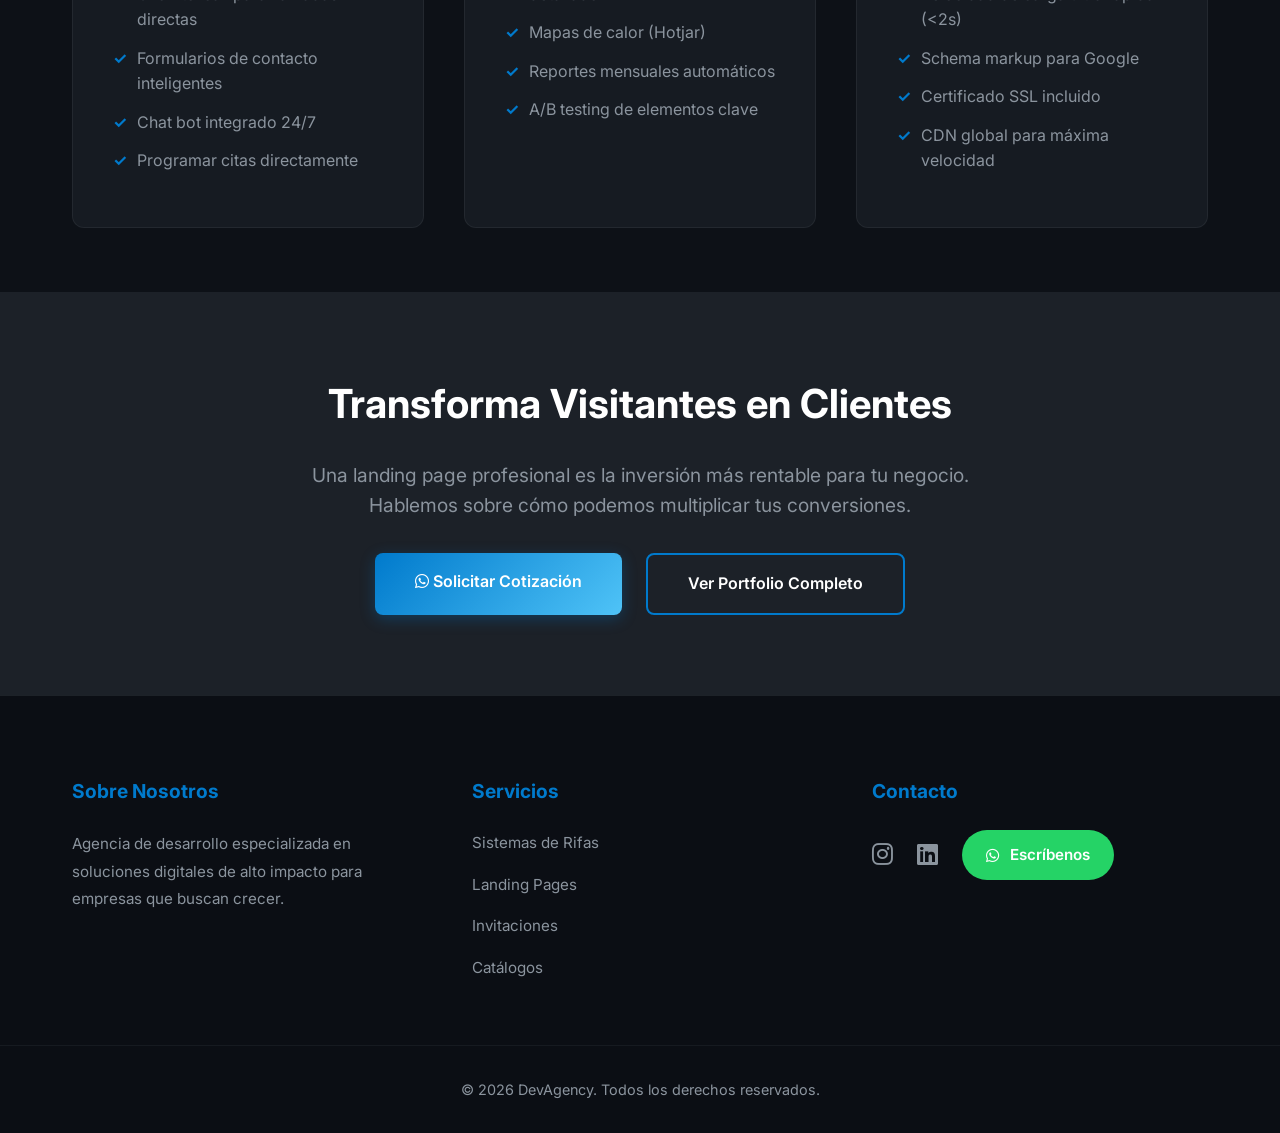
<file: landings.html>
<!DOCTYPE html>
<html lang="es">

<head>
    <meta charset="UTF-8">
    <meta name="viewport" content="width=device-width, initial-scale=1.0">
    <title>Landing Pages Premium | DevAgency</title>
    <link rel="stylesheet" href="style.css">
    <link rel="preconnect" href="https://fonts.googleapis.com">
    <link rel="preconnect" href="https://fonts.gstatic.com" crossorigin>
    <link
        href="https://fonts.googleapis.com/css2?family=Inter:wght@300;400;500;600;700;800&family=JetBrains+Mono:wght@400;700&display=swap"
        rel="stylesheet">
    <link rel="stylesheet" href="https://cdnjs.cloudflare.com/ajax/libs/font-awesome/6.4.0/css/all.min.css">
    <style>
        .service-hero {
            min-height: 60vh;
            display: flex;
            align-items: center;
            padding-top: 100px;
            background: linear-gradient(135deg, rgba(0, 122, 204, 0.1) 0%, rgba(13, 17, 23, 1) 70%);
        }

        .service-hero h1 {
            font-size: 3.5rem;
            margin-bottom: 1.5rem;
        }

        .features-section,
        .benefits-section,
        .portfolio-section {
            padding: 6rem 0;
        }

        .features-grid-detailed {
            display: grid;
            grid-template-columns: repeat(auto-fit, minmax(300px, 1fr));
            gap: 2.5rem;
            margin-top: 3rem;
        }

        .feature-card {
            background: var(--card-bg);
            padding: 2.5rem;
            border-radius: 12px;
            border: 1px solid rgba(48, 54, 61, 0.5);
            transition: var(--transition);
        }

        .feature-card:hover {
            border-color: var(--accent-primary);
            transform: translateY(-5px);
            box-shadow: var(--shadow-glow);
        }

        .feature-card i {
            font-size: 2.5rem;
            color: var(--accent-primary);
            margin-bottom: 1.5rem;
            display: block;
        }

        .feature-card h3 {
            font-size: 1.4rem;
            margin-bottom: 1rem;
        }

        .feature-card ul {
            list-style: none;
            padding-left: 0;
        }

        .feature-card li {
            color: var(--text-muted);
            margin-bottom: 0.8rem;
            padding-left: 1.5rem;
            position: relative;
        }

        .feature-card li::before {
            content: '✓';
            position: absolute;
            left: 0;
            color: var(--accent-primary);
            font-weight: bold;
        }

        .comparison-table {
            max-width: 900px;
            margin: 3rem auto;
            overflow-x: auto;
        }

        .comparison-table table {
            width: 100%;
            border-collapse: collapse;
            background: var(--card-bg);
            border-radius: 12px;
            overflow: hidden;
        }

        .comparison-table th,
        .comparison-table td {
            padding: 1.5rem;
            text-align: left;
            border-bottom: 1px solid rgba(48, 54, 61, 0.5);
        }

        .comparison-table th {
            background: var(--surface);
            color: var(--accent-primary);
            font-weight: 600;
        }

        .cta-section {
            background: var(--surface);
            padding: 5rem 0;
            text-align: center;
        }

        .cta-section h2 {
            font-size: 2.5rem;
            margin-bottom: 1.5rem;
        }

        .portfolio-grid {
            display: grid;
            grid-template-columns: repeat(auto-fit, minmax(300px, 1fr));
            gap: 2rem;
            margin-top: 3rem;
        }

        .portfolio-item {
            background: var(--card-bg);
            border-radius: 12px;
            overflow: hidden;
            border: 1px solid rgba(48, 54, 61, 0.5);
            transition: var(--transition);
        }

        .portfolio-item:hover {
            transform: translateY(-8px);
            box-shadow: var(--shadow-glow);
        }

        .portfolio-img {
            width: 100%;
            height: 200px;
            background: linear-gradient(135deg, rgba(0, 122, 204, 0.2) 0%, rgba(79, 195, 247, 0.2) 100%);
            display: flex;
            align-items: center;
            justify-content: center;
            font-size: 3rem;
            color: var(--accent-primary);
        }

        .portfolio-content {
            padding: 2rem;
        }

        @media (max-width: 768px) {
            .service-hero h1 {
                font-size: 2.5rem;
            }
        }
    </style>
</head>

<body>
    <div class="bg-shapes">
        <div class="shape shape-1"></div>
        <div class="shape shape-2"></div>
        <div class="shape shape-3"></div>
    </div>

    <header>
        <nav class="container">
            <a href="index.html" class="logo">
                <span class="code-icon">&lt;/&gt;</span> DevAgency
            </a>
            <ul class="nav-links">
                <li><a href="index.html">Inicio</a></li>
                <li><a href="index.html#servicios">Servicios</a></li>
                <li><a href="index.html#contacto">Contacto</a></li>
            </ul>
        </nav>
    </header>

    <main>
        <section class="service-hero">
            <div class="container">
                <h1><i class="fas fa-laptop-code"></i> Landing Pages que Convierten</h1>
                <p style="font-size: 1.2rem; color: var(--text-muted); max-width: 800px;">
                    Diseñamos páginas de aterrizaje de alto impacto optimizadas para generar leads y conversiones.
                    Combina toda tu información de negocio en un solo lugar profesional y accesible desde cualquier
                    dispositivo.
                </p>
            </div>
        </section>

        <section class="tabs-container">
            <div class="container">
                <h2 class="section-title">Nuestra Propuesta de Valor</h2>
                <div class="tabs-header">
                    <button class="tab-btn active" data-tab="features"><i class="fas fa-rocket"></i> Funcionalidades</button>
                    <button class="tab-btn" data-tab="benefits"><i class="fas fa-check-circle"></i> Beneficios</button>
                    <button class="tab-btn" data-tab="portfolio"><i class="fas fa-briefcase"></i> Casos de Éxito</button>
                    <button class="tab-btn" data-tab="process"><i class="fas fa-sync"></i> Proceso</button>
                </div>

                <div class="tab-content active" id="features">
                    <div class="features-grid-detailed">
                        <div class="feature-card">
                            <i class="fas fa-palette"></i>
                            <h3>Diseño Personalizado</h3>
                            <ul>
                                <li>Diseño 100% a medida según tu marca</li>
                                <li>Paleta de colores corporativa</li>
                                <li>Tipografía profesional optimizada</li>
                                <li>Responsive design para todos los dispositivos</li>
                                <li>Animaciones y micro-interacciones</li>
                            </ul>
                        </div>

                        <div class="feature-card">
                            <i class="fas fa-link"></i>
                            <h3>Integración de Redes</h3>
                            <ul>
                                <li>Links directos a todas tus redes sociales</li>
                                <li>Feed de Instagram integrado</li>
                                <li>Testimonios de clientes automatizados</li>
                                <li>Widgets de Facebook y LinkedIn</li>
                                <li>Botones de compartir en redes</li>
                            </ul>
                        </div>

                        <div class="feature-card">
                            <i class="fas fa-map-marked-alt"></i>
                            <h3>Geolocalización</h3>
                            <ul>
                                <li>Integración completa con Google Maps</li>
                                <li>Múltiples ubicaciones si tienes sucursales</li>
                                <li>Botón de navegación directa (Waze/Maps)</li>
                                <li>Horarios de atención por ubicación</li>
                                <li>Imágenes 360° de tus instalaciones</li>
                            </ul>
                        </div>

                        <div class="feature-card">
                            <i class="fas fa-phone-alt"></i>
                            <h3>Call to Action Optimizado</h3>
                            <ul>
                                <li>Botones de WhatsApp con mensaje predefinido</li>
                                <li>Click-to-call para llamadas directas</li>
                                <li>Formularios de contacto inteligentes</li>
                                <li>Chat bot integrado 24/7</li>
                                <li>Programar citas directamente</li>
                            </ul>
                        </div>

                        <div class="feature-card">
                            <i class="fas fa-chart-line"></i>
                            <h3>Analytics Avanzado</h3>
                            <ul>
                                <li>Google Analytics 4 configurado</li>
                                <li>Tracking de conversiones detallado</li>
                                <li>Mapas de calor (Hotjar)</li>
                                <li>Reportes mensuales automáticos</li>
                                <li>A/B testing de elementos clave</li>
                            </ul>
                        </div>

                        <div class="feature-card">
                            <i class="fas fa-rocket"></i>
                            <h3>SEO & Performance</h3>
                            <ul>
                                <li>Optimización SEO on-page completa</li>
                                <li>Velocidad de carga ultra rápida (&lt;2s)</li>
                                <li>Schema markup para Google</li>
                                <li>Certificado SSL incluido</li>
                                <li>CDN global para máxima velocidad</li>
                            </ul>
                        </div>
                    </div>
                </div>

                <div class="tab-content" id="benefits">
                    <div class="comparison-table">
                        <table>
                            <thead>
                                <tr>
                                    <th>Característica</th>
                                    <th>Landing Tradicional</th>
                                    <th>DevAgency Premium</th>
                                </tr>
                            </thead>
                            <tbody>
                                <tr>
                                    <td><strong>Diseño</strong></td>
                                    <td>Plantilla genérica</td>
                                    <td>✓ 100% personalizado</td>
                                </tr>
                                <tr>
                                    <td><strong>Tiempo de Carga</strong></td>
                                    <td>3-5 segundos</td>
                                    <td>✓ Menos de 2 segundos</td>
                                </tr>
                                <tr>
                                    <td><strong>Responsive</strong></td>
                                    <td>Básico</td>
                                    <td>✓ Mobile-first avanzado</td>
                                </tr>
                                <tr>
                                    <td><strong>SEO</strong></td>
                                    <td>Mínimo</td>
                                    <td>✓ Optimización completa</td>
                                </tr>
                                <tr>
                                    <td><strong>Analytics</strong></td>
                                    <td>No incluido</td>
                                    <td>✓ Google Analytics + Hotjar</td>
                                </tr>
                                <tr>
                                    <td><strong>Soporte</strong></td>
                                    <td>Email ocasional</td>
                                    <td>✓ 24/7 prioritario</td>
                                </tr>
                                <tr>
                                    <td><strong>Actualizaciones</strong></td>
                                    <td>Manual / Costo extra</td>
                                    <td>✓ Incluidas en el plan</td>
                                </tr>
                            </tbody>
                        </table>
                    </div>
                </div>

                <div class="tab-content" id="portfolio">
                    <div class="portfolio-grid">
                        <div class="portfolio-item">
                            <div class="portfolio-img">
                                <i class="fas fa-utensils"></i>
                            </div>
                            <div class="portfolio-content">
                                <h3>Restaurante Gourmet</h3>
                                <p style="color: var(--text-muted); margin-bottom: 1rem;">Landing page con menú interactivo,
                                    reservaciones online y galería fotográfica. Aumentó reservas en 340%.</p>
                                <span style="color: var(--accent-primary); font-weight: 600;">+340% reservas</span>
                            </div>
                        </div>

                        <div class="portfolio-item">
                            <div class="portfolio-img">
                                <i class="fas fa-dumbbell"></i>
                            </div>
                            <div class="portfolio-content">
                                <h3>Gimnasio Premium</h3>
                                <p style="color: var(--text-muted); margin-bottom: 1rem;">Página con planes de membresía,
                                    horarios de clases y testimonios. Registros online incrementados 5x.</p>
                                <span style="color: var(--accent-primary); font-weight: 600;">5x más registros</span>
                            </div>
                        </div>

                        <div class="portfolio-item">
                            <div class="portfolio-img">
                                <i class="fas fa-briefcase"></i>
                            </div>
                            <div class="portfolio-content">
                                <h3>Consultoría Empresarial</h3>
                                <p style="color: var(--text-muted); margin-bottom: 1rem;">Landing profesional con blog
                                    integrado y formularios de solicitud. Generó 50 leads calificados/mes.</p>
                                <span style="color: var(--accent-primary); font-weight: 600;">50 leads/mes</span>
                            </div>
                        </div>

                        <div class="portfolio-item">
                            <div class="portfolio-img">
                                <i class="fas fa-home"></i>
                            </div>
                            <div class="portfolio-content">
                                <h3>Inmobiliaria Boutique</h3>
                                <p style="color: var(--text-muted); margin-bottom: 1rem;">Catálogo de propiedades con
                                    filtros avanzados, tours virtuales y WhatsApp directo. ROI 8x en 3 meses.</p>
                                <span style="color: var(--accent-primary); font-weight: 600;">ROI 8x</span>
                            </div>
                        </div>

                        <div class="portfolio-item">
                            <div class="portfolio-img">
                                <i class="fas fa-user-tie"></i>
                            </div>
                            <div class="portfolio-content">
                                <h3>Coach Personal</h3>
                                <p style="color: var(--text-muted); margin-bottom: 1rem;">Página con calendario de sesiones,
                                    testimonios en video y descarga de ebook. 200+ suscriptores primer mes.</p>
                                <span style="color: var(--accent-primary); font-weight: 600;">200+ suscriptores</span>
                            </div>
                        </div>

                        <div class="portfolio-item">
                            <div class="portfolio-img">
                                <i class="fas fa-stethoscope"></i>
                            </div>
                            <div class="portfolio-content">
                                <h3>Clínica Dental</h3>
                                <p style="color: var(--text-muted); margin-bottom: 1rem;">Landing con antes/después,
                                    servicios detallados y sistema de citas online. Agenda llena en 2 semanas.</p>
                                <span style="color: var(--accent-primary); font-weight: 600;">Agenda completa</span>
                            </div>
                        </div>
                    </div>
                </div>

                <div class="tab-content" id="process">
                    <div class="features-grid-detailed">
                        <div class="feature-card">
                            <i class="fas fa-comments"></i>
                            <h3>1. Consulta Inicial</h3>
                            <p style="color: var(--text-muted);">Entrevista profunda para entender tu negocio, objetivos,
                                público objetivo y competencia. Definimos KPIs y estrategia de conversión.</p>
                        </div>

                        <div class="feature-card">
                            <i class="fas fa-pencil-ruler"></i>
                            <h3>2. Diseño & Aprobación</h3>
                            <p style="color: var(--text-muted);">Creamos mockups de alta fidelidad en Figma. 2 rondas de
                                revisión incluidas para garantizar que sea exactamente lo que visualizas.</p>
                        </div>

                        <div class="feature-card">
                            <i class="fas fa-code"></i>
                            <h3>3. Desarrollo</h3>
                            <p style="color: var(--text-muted);">Código limpio, semántico y optimizado. Testing en 20+
                                dispositivos reales. Integración de todas las herramientas necesarias.</p>
                        </div>

                        <div class="feature-card">
                            <i class="fas fa-search"></i>
                            <h3>4. SEO & Optimización</h3>
                            <p style="color: var(--text-muted);">Configuración completa de SEO técnico, velocidad,
                                accesibilidad y conversión. Pruebas A/B para maximizar resultados.</p>
                        </div>

                        <div class="feature-card">
                            <i class="fas fa-rocket"></i>
                            <h3>5. Lanzamiento</h3>
                            <p style="color: var(--text-muted);">Deploy en servidores premium con CDN global. Configuración
                                de dominio, SSL y monitoreo activo 24/7.</p>
                        </div>

                        <div class="feature-card">
                            <i class="fas fa-chart-bar"></i>
                            <h3>6. Análisis & Mejora</h3>
                            <p style="color: var(--text-muted);">Reportes mensuales con métricas clave. Optimización
                                continua basada en datos reales para maximizar el ROI.</p>
                        </div>
                    </div>
                </div>
            </div>
        </section>

        <section class="cta-section">
            <div class="container">
                <h2>Transforma Visitantes en Clientes</h2>
                <p style="font-size: 1.2rem; color: var(--text-muted); max-width: 700px; margin: 0 auto 2rem;">
                    Una landing page profesional es la inversión más rentable para tu negocio. Hablemos sobre cómo
                    podemos multiplicar tus conversiones.
                </p>
                <div style="display: flex; gap: 1.5rem; justify-content: center; flex-wrap: wrap;">
                    <a href="https://wa.me/584161143514?text=Hola!%20Estoy%20interesado%20en%20el%20dise%C3%B1o%20de%20una%20Landing%20Page%20Premium." class="btn btn-primary">
                        <i class="fab fa-whatsapp"></i> Solicitar Cotización
                    </a>
                    <a href="index.html#servicios" class="btn btn-outline">Ver Portfolio Completo</a>
                </div>
            </div>
        </section>
    </main>

    <footer id="contacto">
        <div class="container footer-grid">
            <div class="footer-col">
                <h4>Sobre Nosotros</h4>
                <p>Agencia de desarrollo especializada en soluciones digitales de alto impacto para empresas que buscan
                    crecer.</p>
            </div>
            <div class="footer-col">
                <h4>Servicios</h4>
                <ul>
                    <li><a href="rifas.html">Sistemas de Rifas</a></li>
                    <li><a href="landings.html">Landing Pages</a></li>
                    <li><a href="invitaciones.html">Invitaciones</a></li>
                    <li><a href="catalogos.html">Catálogos</a></li>
                </ul>
            </div>
            <div class="footer-col">
                <h4>Contacto</h4>
                <div class="social-links">
                    <a href="#" class="social-icon"><i class="fab fa-instagram"></i></a>
                    <a href="#" class="social-icon"><i class="fab fa-linkedin"></i></a>
                    <a href="https://wa.me/584161143514?text=Hola!%20Estoy%20interesado%20en%20el%20dise%C3%B1o%20de%20una%20Landing%20Page%20Premium." class="btn-whatsapp">
                        <i class="fab fa-whatsapp"></i> Escríbenos
                    </a>
                </div>
            </div>
        </div>
        <div class="footer-bottom">
            <p>&copy; 2026 DevAgency. Todos los derechos reservados.</p>
        </div>
    </footer>

    <script src="script.js"></script>
</body>

</html>
</file>
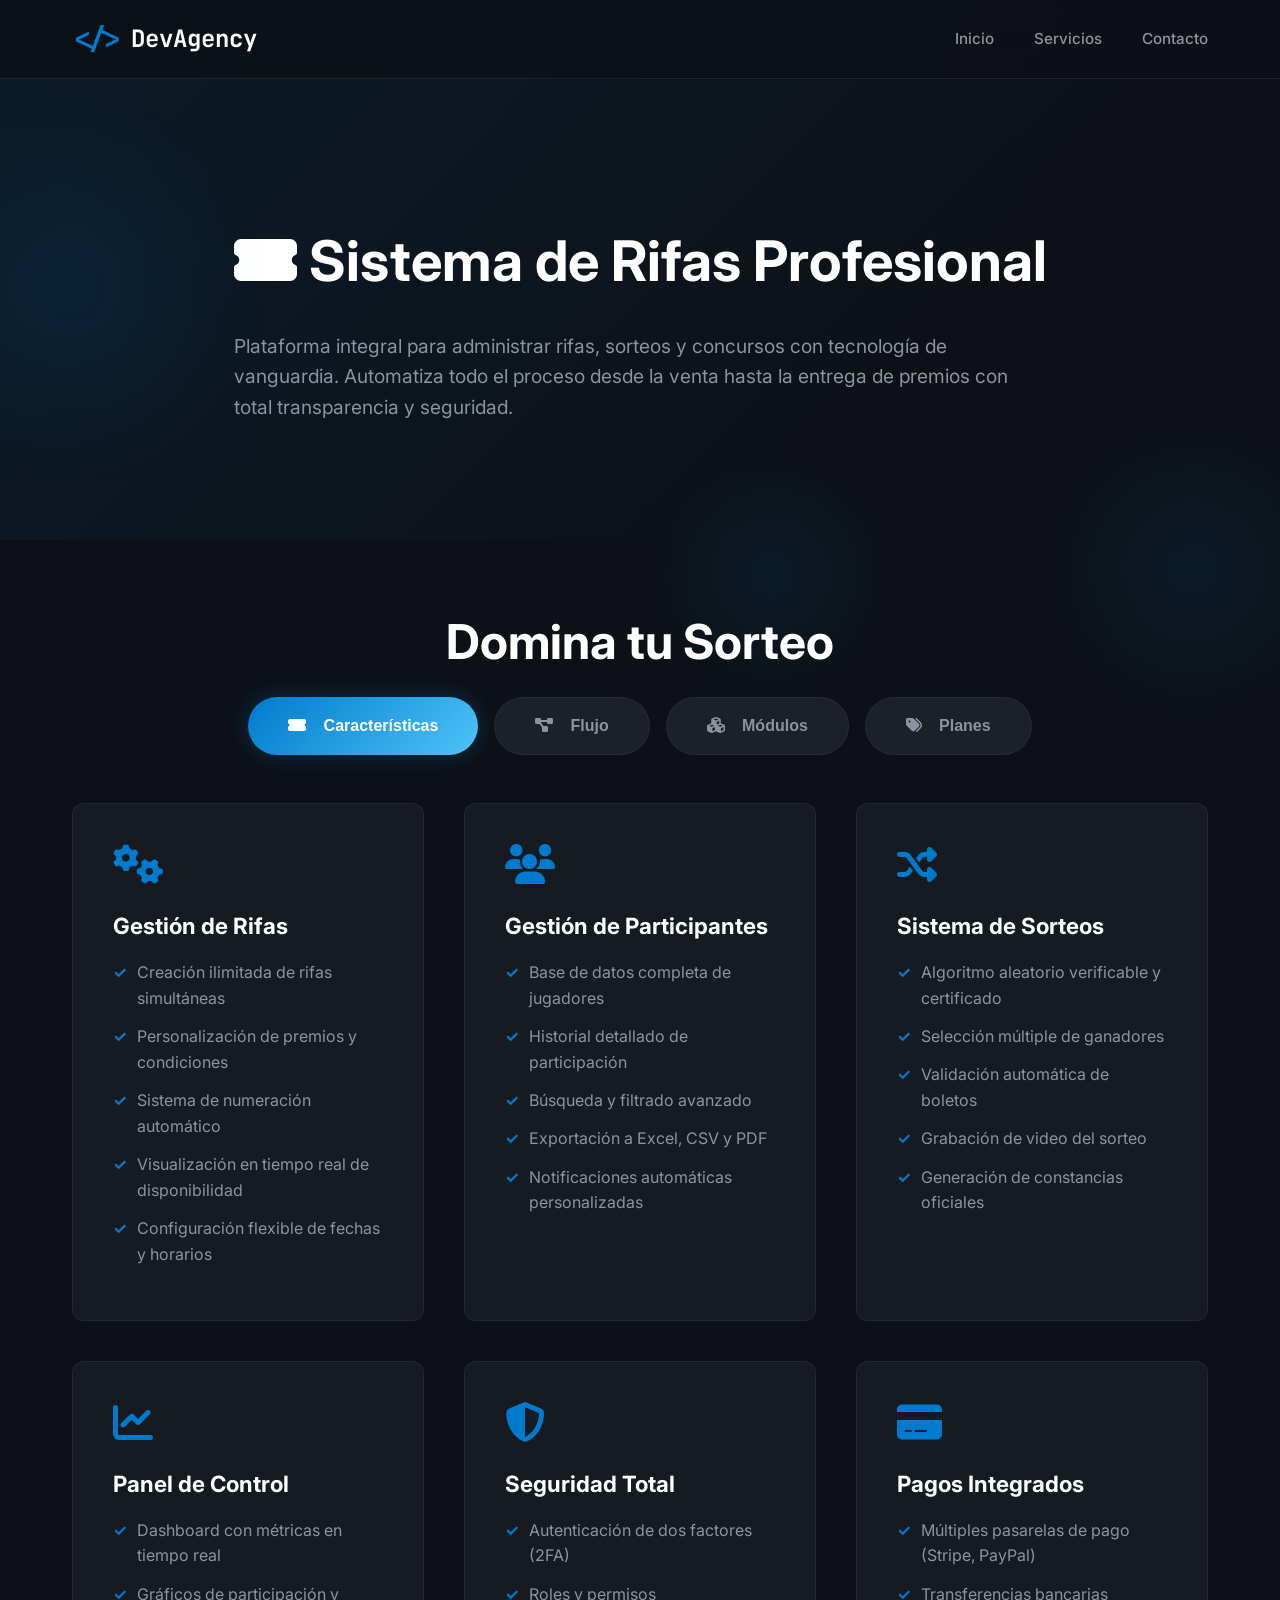
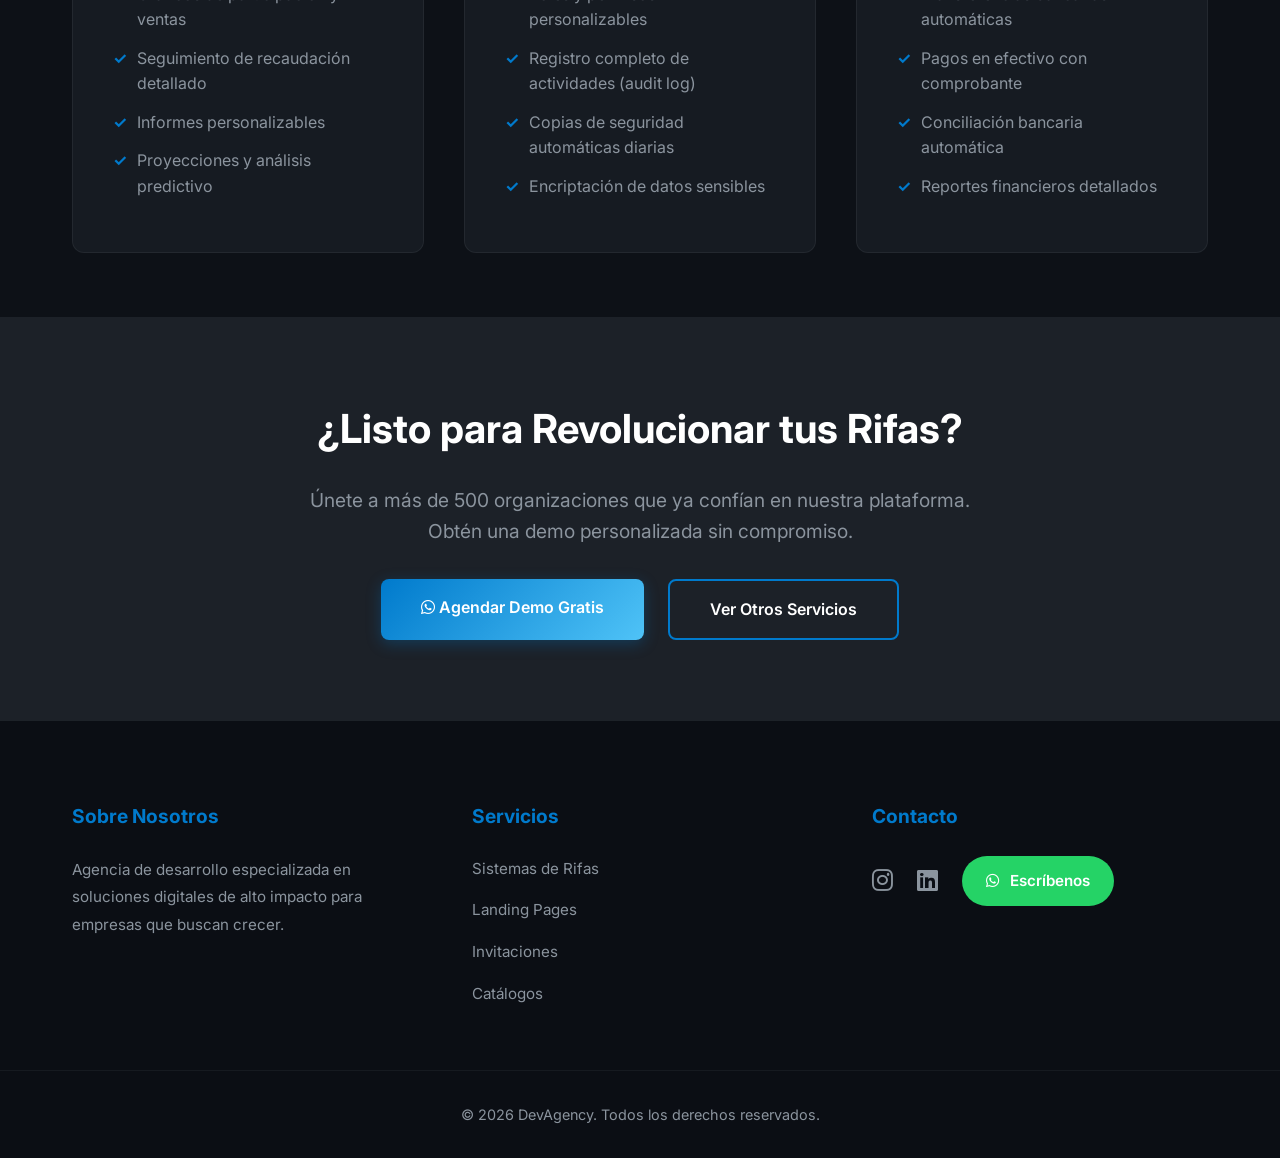
<file: rifas.html>
<!DOCTYPE html>
<html lang="es">

<head>
    <meta charset="UTF-8">
    <meta name="viewport" content="width=device-width, initial-scale=1.0">
    <title>Sistema de Rifas Profesional | DevAgency</title>
    <link rel="stylesheet" href="style.css">
    <link rel="preconnect" href="https://fonts.googleapis.com">
    <link rel="preconnect" href="https://fonts.gstatic.com" crossorigin>
    <link
        href="https://fonts.googleapis.com/css2?family=Inter:wght@300;400;500;600;700;800&family=JetBrains+Mono:wght@400;700&display=swap"
        rel="stylesheet">
    <link rel="stylesheet" href="https://cdnjs.cloudflare.com/ajax/libs/font-awesome/6.4.0/css/all.min.css">
    <style>
        .service-hero {
            min-height: 60vh;
            display: flex;
            align-items: center;
            padding-top: 100px;
            background: linear-gradient(135deg, rgba(0, 122, 204, 0.1) 0%, rgba(13, 17, 23, 1) 70%);
        }

        .service-hero h1 {
            font-size: 3.5rem;
            margin-bottom: 1.5rem;
        }

        .features-section,
        .workflow-section,
        .pricing-section {
            padding: 6rem 0;
        }

        .features-grid-detailed {
            display: grid;
            grid-template-columns: repeat(auto-fit, minmax(300px, 1fr));
            gap: 2.5rem;
            margin-top: 3rem;
        }

        .feature-card {
            background: var(--card-bg);
            padding: 2.5rem;
            border-radius: 12px;
            border: 1px solid rgba(48, 54, 61, 0.5);
            transition: var(--transition);
        }

        .feature-card:hover {
            border-color: var(--accent-primary);
            transform: translateY(-5px);
            box-shadow: var(--shadow-glow);
        }

        .feature-card i {
            font-size: 2.5rem;
            color: var(--accent-primary);
            margin-bottom: 1.5rem;
            display: block;
        }

        .feature-card h3 {
            font-size: 1.4rem;
            margin-bottom: 1rem;
        }

        .feature-card ul {
            list-style: none;
            padding-left: 0;
        }

        .feature-card li {
            color: var(--text-muted);
            margin-bottom: 0.8rem;
            padding-left: 1.5rem;
            position: relative;
        }

        .feature-card li::before {
            content: '✓';
            position: absolute;
            left: 0;
            color: var(--accent-primary);
            font-weight: bold;
        }

        .workflow-timeline {
            position: relative;
            max-width: 900px;
            margin: 3rem auto;
        }

        .timeline-item {
            display: flex;
            gap: 2rem;
            margin-bottom: 3rem;
            align-items: flex-start;
        }

        .timeline-number {
            min-width: 60px;
            height: 60px;
            border-radius: 50%;
            background: var(--accent-gradient);
            display: flex;
            align-items: center;
            justify-content: center;
            font-size: 1.5rem;
            font-weight: 700;
            color: white;
            box-shadow: var(--shadow-glow);
        }

        .timeline-content {
            flex: 1;
            background: var(--card-bg);
            padding: 2rem;
            border-radius: 12px;
            border-left: 3px solid var(--accent-primary);
        }

        .timeline-content h3 {
            margin-bottom: 1rem;
            font-size: 1.3rem;
        }

        .pricing-grid {
            display: grid;
            grid-template-columns: repeat(auto-fit, minmax(280px, 1fr));
            gap: 2.5rem;
            margin-top: 3rem;
        }

        .pricing-card {
            background: var(--card-bg);
            padding: 3rem 2rem;
            border-radius: 16px;
            border: 2px solid rgba(48, 54, 61, 0.5);
            text-align: center;
            transition: var(--transition);
        }

        .pricing-card.featured {
            border-color: var(--accent-primary);
            box-shadow: var(--shadow-glow);
            transform: scale(1.05);
        }

        .pricing-card:hover {
            transform: translateY(-10px) scale(1.02);
        }

        .pricing-card h3 {
            font-size: 1.5rem;
            margin-bottom: 1rem;
        }

        .price {
            font-size: 3rem;
            font-weight: 700;
            background: var(--accent-gradient);
            -webkit-background-clip: text;
            -webkit-text-fill-color: transparent;
            background-clip: text;
            margin: 1.5rem 0;
        }

        .pricing-features {
            list-style: none;
            margin: 2rem 0;
            text-align: left;
        }

        .pricing-features li {
            padding: 0.8rem 0;
            color: var(--text-muted);
            border-bottom: 1px solid rgba(48, 54, 61, 0.3);
        }

        .cta-section {
            background: var(--surface);
            padding: 5rem 0;
            text-align: center;
        }

        .cta-section h2 {
            font-size: 2.5rem;
            margin-bottom: 1.5rem;
        }

        @media (max-width: 768px) {
            .service-hero h1 {
                font-size: 2.5rem;
            }

            .timeline-item {
                flex-direction: column;
            }
        }
    </style>
</head>

<body>
    <div class="bg-shapes">
        <div class="shape shape-1"></div>
        <div class="shape shape-2"></div>
        <div class="shape shape-3"></div>
    </div>

    <header>
        <nav class="container">
            <a href="index.html" class="logo">
                <span class="code-icon">&lt;/&gt;</span> DevAgency
            </a>
            <ul class="nav-links">
                <li><a href="index.html">Inicio</a></li>
                <li><a href="index.html#servicios">Servicios</a></li>
                <li><a href="index.html#contacto">Contacto</a></li>
            </ul>
        </nav>
    </header>

    <main>
        <!-- Hero -->
        <section class="service-hero">
            <div class="container">
                <h1><i class="fas fa-ticket-alt"></i> Sistema de Rifas Profesional</h1>
                <p style="font-size: 1.2rem; color: var(--text-muted); max-width: 800px;">
                    Plataforma integral para administrar rifas, sorteos y concursos con tecnología de vanguardia.
                    Automatiza todo el proceso desde la venta hasta la entrega de premios con total transparencia y
                    seguridad.
                </p>
            </div>
        </section>

        <section class="tabs-container">
            <div class="container">
                <h2 class="section-title">Domina tu Sorteo</h2>
                <div class="tabs-header">
                    <button class="tab-btn active" data-tab="features"><i class="fas fa-ticket-alt"></i> Características</button>
                    <button class="tab-btn" data-tab="workflow"><i class="fas fa-project-diagram"></i> Flujo</button>
                    <button class="tab-btn" data-tab="modules"><i class="fas fa-cubes"></i> Módulos</button>
                    <button class="tab-btn" data-tab="pricing"><i class="fas fa-tags"></i> Planes</button>
                </div>

                <div class="tab-content active" id="features">
                    <div class="features-grid-detailed">
                        <!-- Content identical to previous attempt but carefully extracted -->
                        <div class="feature-card">
                            <i class="fas fa-cogs"></i>
                            <h3>Gestión de Rifas</h3>
                            <ul>
                                <li>Creación ilimitada de rifas simultáneas</li>
                                <li>Personalización de premios y condiciones</li>
                                <li>Sistema de numeración automático</li>
                                <li>Visualización en tiempo real de disponibilidad</li>
                                <li>Configuración flexible de fechas y horarios</li>
                            </ul>
                        </div>
                        <div class="feature-card">
                            <i class="fas fa-users"></i>
                            <h3>Gestión de Participantes</h3>
                            <ul>
                                <li>Base de datos completa de jugadores</li>
                                <li>Historial detallado de participación</li>
                                <li>Búsqueda y filtrado avanzado</li>
                                <li>Exportación a Excel, CSV y PDF</li>
                                <li>Notificaciones automáticas personalizadas</li>
                            </ul>
                        </div>
                        <div class="feature-card">
                            <i class="fas fa-random"></i>
                            <h3>Sistema de Sorteos</h3>
                            <ul>
                                <li>Algoritmo aleatorio verificable y certificado</li>
                                <li>Selección múltiple de ganadores</li>
                                <li>Validación automática de boletos</li>
                                <li>Grabación de video del sorteo</li>
                                <li>Generación de constancias oficiales</li>
                            </ul>
                        </div>
                        <div class="feature-card">
                            <i class="fas fa-chart-line"></i>
                            <h3>Panel de Control</h3>
                            <ul>
                                <li>Dashboard con métricas en tiempo real</li>
                                <li>Gráficos de participación y ventas</li>
                                <li>Seguimiento de recaudación detallado</li>
                                <li>Informes personalizables</li>
                                <li>Proyecciones y análisis predictivo</li>
                            </ul>
                        </div>
                        <div class="feature-card">
                            <i class="fas fa-shield-alt"></i>
                            <h3>Seguridad Total</h3>
                            <ul>
                                <li>Autenticación de dos factores (2FA)</li>
                                <li>Roles y permisos personalizables</li>
                                <li>Registro completo de actividades (audit log)</li>
                                <li>Copias de seguridad automáticas diarias</li>
                                <li>Encriptación de datos sensibles</li>
                            </ul>
                        </div>
                        <div class="feature-card">
                            <i class="fas fa-credit-card"></i>
                            <h3>Pagos Integrados</h3>
                            <ul>
                                <li>Múltiples pasarelas de pago (Stripe, PayPal)</li>
                                <li>Transferencias bancarias automáticas</li>
                                <li>Pagos en efectivo con comprobante</li>
                                <li>Conciliación bancaria automática</li>
                                <li>Reportes financieros detallados</li>
                            </ul>
                        </div>
                    </div>
                </div>

                <div class="tab-content" id="workflow">
                    <div class="workflow-timeline">
                        <div class="timeline-item">
                            <div class="timeline-number">1</div>
                            <div class="timeline-content">
                                <h3>Configuración Inicial</h3>
                                <p>Define tu rifa en minutos: premios, precio por boleto, cantidad total, fecha del sorteo.
                                    El sistema genera automáticamente todos los números.</p>
                            </div>
                        </div>

                        <div class="timeline-item">
                            <div class="timeline-number">2</div>
                            <div class="timeline-content">
                                <h3>Gestión de Boletos</h3>
                                <p>Asigna boletos a vendedores, registra ventas en tiempo real, acepta pagos por múltiples
                                    canales. Sistema de reservas con tiempo límite.</p>
                            </div>
                        </div>

                        <div class="timeline-item">
                            <div class="timeline-number">3</div>
                            <div class="timeline-content">
                                <h3>Ejecución del Sorteo</h3>
                                <p>El día del evento, ejecuta el sorteo con testigos presentes. El sistema transmite en vivo
                                    y notifica automáticamente a los ganadores.</p>
                            </div>
                        </div>

                        <div class="timeline-item">
                            <div class="timeline-number">4</div>
                            <div class="timeline-content">
                                <h3>Post-Sorteo & Cierre</h3>
                                <p>Genera constancias oficiales, entrega premios con seguimiento, realiza el cierre contable
                                    automático con balance completo.</p>
                            </div>
                        </div>
                    </div>
                </div>

                <div class="tab-content" id="modules">
                    <div class="features-grid-detailed">
                        <div class="feature-card">
                            <i class="fas fa-home"></i>
                            <h3>Dashboard Principal</h3>
                            <p style="color: var(--text-muted);">Vista general de todas las actividades, accesos rápidos a
                                funciones principales, calendario de eventos y alertas importantes.</p>
                        </div>

                        <div class="feature-card">
                            <i class="fas fa-list"></i>
                            <h3>Administrador de Rifas</h3>
                            <p style="color: var(--text-muted);">Gestión completa de rifas activas y finalizadas, filtros
                                por estado, fecha y tipo, acciones masivas y duplicación rápida.</p>
                        </div>

                        <div class="feature-card">
                            <i class="fas fa-address-book"></i>
                            <h3>Base de Jugadores</h3>
                            <p style="color: var(--text-muted);">CRM integrado con historial completo de participación,
                                segmentación de clientes y campañas de marketing directo.</p>
                        </div>

                        <div class="feature-card">
                            <i class="fas fa-ticket"></i>
                            <h3>Mapa de Boletos</h3>
                            <p style="color: var(--text-muted);">Visualización interactiva de todos los boletos, búsqueda
                                instantánea, asignación drag & drop y liberación automática por timeout.</p>
                        </div>

                        <div class="feature-card">
                            <i class="fas fa-file-alt"></i>
                            <h3>Centro de Reportes</h3>
                            <p style="color: var(--text-muted);">Reportes personalizables con gráficos dinámicos,
                                exportación múltiple formato, programación de envíos automáticos.</p>
                        </div>

                        <div class="feature-card">
                            <i class="fas fa-cog"></i>
                            <h3>Configuración Avanzada</h3>
                            <p style="color: var(--text-muted);">Personalización total de marca, integraciones API,
                                webhooks, notificaciones push y configuración de permisos granulares.</p>
                        </div>
                    </div>
                </div>

                <div class="tab-content" id="pricing">
                    <div class="pricing-grid">
                        <div class="pricing-card">
                            <h3>Starter</h3>
                            <div class="price">$499<span style="font-size: 1rem;">/mes</span></div>
                            <ul class="pricing-features">
                                <li>✓ Hasta 5 rifas activas</li>
                                <li>✓ 1,000 participantes/mes</li>
                                <li>✓ Panel de control básico</li>
                                <li>✓ Soporte por email</li>
                                <li>✓ 1 usuario administrador</li>
                            </ul>
                            <a href="https://wa.me/584161143514?text=Hola!%20Quisiera%20m%C3%A1s%20detalles%20sobre%20el%20Sistema%20de%20Gesti%C3%B3n%20de%20Rifas." class="btn btn-outline">Comenzar</a>
                        </div>

                        <div class="pricing-card featured">
                            <h3>Professional</h3>
                            <div class="price">$999<span style="font-size: 1rem;">/mes</span></div>
                            <ul class="pricing-features">
                                <li>✓ Rifas ilimitadas</li>
                                <li>✓ 10,000 participantes/mes</li>
                                <li>✓ Analytics avanzado</li>
                                <li>✓ Soporte prioritario 24/7</li>
                                <li>✓ 5 usuarios administradores</li>
                                <li>✓ Integraciones API</li>
                                <li>✓ Marca personalizada</li>
                            </ul>
                            <a href="https://wa.me/584161143514?text=Hola!%20Quisiera%20m%C3%A1s%20detalles%20sobre%20el%20Sistema%20de%20Gesti%C3%B3n%20de%20Rifas." class="btn btn-primary">Más Popular</a>
                        </div>

                        <div class="pricing-card">
                            <h3>Enterprise</h3>
                            <div class="price">Custom</div>
                            <ul class="pricing-features">
                                <li>✓ Todo en Professional</li>
                                <li>✓ Participantes ilimitados</li>
                                <li>✓ Servidor dedicado</li>
                                <li>✓ Soporte premium 24/7</li>
                                <li>✓ Usuarios ilimitados</li>
                                <li>✓ Desarrollo a medida</li>
                                <li>✓ SLA garantizado</li>
                            </ul>
                            <a href="https://wa.me/584161143514?text=Hola!%20Quisiera%20m%C3%A1s%20detalles%20sobre%20el%20Sistema%20de%20Gesti%C3%B3n%20de%20Rifas." class="btn btn-outline">Contactar</a>
                        </div>
                    </div>
                </div>
            </div>
        </section>

        <!-- CTA -->
        <section class="cta-section">
            <div class="container">
                <h2>¿Listo para Revolucionar tus Rifas?</h2>
                <p style="font-size: 1.2rem; color: var(--text-muted); max-width: 700px; margin: 0 auto 2rem;">
                    Únete a más de 500 organizaciones que ya confían en nuestra plataforma. Obtén una demo personalizada
                    sin compromiso.
                </p>
                <div style="display: flex; gap: 1.5rem; justify-content: center; flex-wrap: wrap;">
                    <a href="https://wa.me/584161143514?text=Hola!%20Quisiera%20m%C3%A1s%20detalles%20sobre%20el%20Sistema%20de%20Gesti%C3%B3n%20de%20Rifas." class="btn btn-primary">
                        <i class="fab fa-whatsapp"></i> Agendar Demo Gratis
                    </a>
                    <a href="index.html#servicios" class="btn btn-outline">Ver Otros Servicios</a>
                </div>
            </div>
        </section>
    </main>

    <footer id="contacto">
        <div class="container footer-grid">
            <div class="footer-col">
                <h4>Sobre Nosotros</h4>
                <p>Agencia de desarrollo especializada en soluciones digitales de alto impacto para empresas que buscan
                    crecer.</p>
            </div>
            <div class="footer-col">
                <h4>Servicios</h4>
                <ul>
                    <li><a href="rifas.html">Sistemas de Rifas</a></li>
                    <li><a href="landings.html">Landing Pages</a></li>
                    <li><a href="invitaciones.html">Invitaciones</a></li>
                    <li><a href="catalogos.html">Catálogos</a></li>
                </ul>
            </div>
            <div class="footer-col">
                <h4>Contacto</h4>
                <div class="social-links">
                    <a href="#" class="social-icon"><i class="fab fa-instagram"></i></a>
                    <a href="#" class="social-icon"><i class="fab fa-linkedin"></i></a>
                    <a href="https://wa.me/584161143514?text=Hola!%20Quisiera%20m%C3%A1s%20detalles%20sobre%20el%20Sistema%20de%20Gesti%C3%B3n%20de%20Rifas." class="btn-whatsapp">
                        <i class="fab fa-whatsapp"></i> Escríbenos
                    </a>
                </div>
            </div>
        </div>
        <div class="footer-bottom">
            <p>&copy; 2026 DevAgency. Todos los derechos reservados.</p>
        </div>
    </footer>

    <script src="script.js"></script>
</body>

</html>
</file>
<file: style.css>
:root {
    --bg-color: #0d1117;
    --card-bg: #161b22;
    --surface: #1c2128;
    --text-main: #c9d1d9;
    --text-muted: #8b949e;
    --accent-primary: #007acc;
    --accent-secondary: #4fc3f7;
    --accent-gradient: linear-gradient(135deg, #007acc 0%, #4fc3f7 100%);
    --white: #ffffff;
    --shadow: 0 8px 32px rgba(0, 0, 0, 0.4);
    --shadow-glow: 0 0 20px rgba(0, 122, 204, 0.3);
    --transition: all 0.4s cubic-bezier(0.4, 0, 0.2, 1);
}

* {
    margin: 0;
    padding: 0;
    box-sizing: border-box;
}

body {
    font-family: 'Inter', sans-serif;
    background-color: var(--bg-color);
    color: var(--text-main);
    line-height: 1.6;
    overflow-x: hidden;
}

.container {
    max-width: 1200px;
    margin: 0 auto;
    padding: 0 2rem;
}

h1,
h2,
h3,
h4 {
    color: var(--white);
    font-weight: 700;
}

/* Floating Background Elements */
.bg-shapes {
    position: fixed;
    width: 100%;
    height: 100%;
    top: 0;
    left: 0;
    z-index: 0;
    pointer-events: none;
    overflow: hidden;
}

.shape {
    position: absolute;
    border-radius: 50%;
    background: radial-gradient(circle, rgba(0, 122, 204, 0.1) 0%, transparent 70%);
    animation: float 20s infinite ease-in-out;
}

.shape-1 {
    width: 400px;
    height: 400px;
    top: 10%;
    left: -10%;
    animation-delay: 0s;
}

.shape-2 {
    width: 300px;
    height: 300px;
    bottom: 20%;
    right: -5%;
    animation-delay: 5s;
}

.shape-3 {
    width: 250px;
    height: 250px;
    top: 50%;
    right: 30%;
    animation-delay: 10s;
}

@keyframes float {

    0%,
    100% {
        transform: translate(0, 0) scale(1);
    }

    25% {
        transform: translate(30px, -30px) scale(1.1);
    }

    50% {
        transform: translate(-20px, 20px) scale(0.9);
    }

    75% {
        transform: translate(20px, 10px) scale(1.05);
    }
}

/* Header & Nav */
header {
    background: rgba(13, 17, 23, 0.95);
    backdrop-filter: blur(20px);
    border-bottom: 1px solid rgba(48, 54, 61, 0.5);
    position: fixed;
    width: 100%;
    top: 0;
    z-index: 1000;
    padding: 1rem 0;
    transition: var(--transition);
}

header.scrolled {
    box-shadow: 0 4px 20px rgba(0, 0, 0, 0.3);
}

nav {
    display: flex;
    justify-content: space-between;
    align-items: center;
    position: relative;
    z-index: 1;
}

.logo {
    font-family: 'JetBrains Mono', monospace;
    font-size: 1.5rem;
    font-weight: 700;
    color: var(--white);
    display: flex;
    align-items: center;
    gap: 0.5rem;
    text-decoration: none;
}

.code-icon {
    color: var(--accent-primary);
    font-size: 1.8rem;
}

.nav-links {
    display: flex;
    list-style: none;
    gap: 2.5rem;
}

.nav-links a {
    text-decoration: none;
    color: var(--text-muted);
    font-size: 0.95rem;
    font-weight: 500;
    transition: var(--transition);
    position: relative;
}

.nav-links a::after {
    content: '';
    position: absolute;
    bottom: -5px;
    left: 0;
    width: 0;
    height: 2px;
    background: var(--accent-gradient);
    transition: width 0.3s ease;
}

.nav-links a:hover {
    color: var(--accent-primary);
}

.nav-links a:hover::after {
    width: 100%;
}

/* Hero Section */
.hero {
    min-height: 100vh;
    display: flex;
    align-items: center;
    padding-top: 80px;
    background: radial-gradient(ellipse at top, rgba(0, 122, 204, 0.08) 0%, rgba(13, 17, 23, 1) 60%);
    position: relative;
    z-index: 1;
}

.hero-content {
    text-align: center;
    animation: fadeInUp 1s ease-out;
}

@keyframes fadeInUp {
    from {
        opacity: 0;
        transform: translateY(30px);
    }

    to {
        opacity: 1;
        transform: translateY(0);
    }
}

.hero h1 {
    font-size: 3.8rem;
    margin-bottom: 1.5rem;
    letter-spacing: -1.5px;
    background: linear-gradient(135deg, #ffffff 0%, #4fc3f7 100%);
    -webkit-background-clip: text;
    -webkit-text-fill-color: transparent;
    background-clip: text;
}

.hero p {
    font-size: 1.3rem;
    color: var(--text-muted);
    max-width: 750px;
    margin: 0 auto 3rem;
    line-height: 1.8;
}

.hero-btns {
    display: flex;
    gap: 1.5rem;
    justify-content: center;
    flex-wrap: wrap;
}

.btn {
    display: inline-block;
    padding: 1rem 2.5rem;
    border-radius: 8px;
    text-decoration: none;
    font-weight: 600;
    font-size: 1rem;
    transition: var(--transition);
    border: none;
    cursor: pointer;
    position: relative;
    overflow: hidden;
}

.btn::before {
    content: '';
    position: absolute;
    top: 50%;
    left: 50%;
    width: 0;
    height: 0;
    border-radius: 50%;
    background: rgba(255, 255, 255, 0.1);
    transform: translate(-50%, -50%);
    transition: width 0.6s, height 0.6s;
}

.btn:hover::before {
    width: 300px;
    height: 300px;
}

.btn-primary {
    background: var(--accent-gradient);
    color: var(--white);
    box-shadow: 0 4px 15px rgba(0, 122, 204, 0.3);
}

.btn-primary:hover {
    transform: translateY(-3px);
    box-shadow: 0 8px 25px rgba(0, 122, 204, 0.5);
}

.btn-outline {
    border: 2px solid var(--accent-primary);
    color: var(--white);
    background: transparent;
}

.btn-outline:hover {
    background: rgba(0, 122, 204, 0.1);
    border-color: var(--accent-secondary);
}

/* Stats Section */
.stats {
    padding: 6rem 0;
    background: var(--surface);
    position: relative;
    z-index: 1;
}

.stats-grid {
    display: grid;
    grid-template-columns: repeat(auto-fit, minmax(200px, 1fr));
    gap: 3rem;
    text-align: center;
}

.stat-item {
    animation: fadeIn 1s ease-out;
}

.stat-number {
    font-size: 3.5rem;
    font-weight: 700;
    background: var(--accent-gradient);
    -webkit-background-clip: text;
    -webkit-text-fill-color: transparent;
    background-clip: text;
    display: block;
    margin-bottom: 0.5rem;
}

.stat-label {
    color: var(--text-muted);
    font-size: 1rem;
    text-transform: uppercase;
    letter-spacing: 1px;
}

@keyframes fadeIn {
    from {
        opacity: 0;
    }

    to {
        opacity: 1;
    }
}

/* Services */
.services {
    padding: 8rem 0;
    position: relative;
    z-index: 1;
}

.section-title {
    text-align: center;
    font-size: 3rem;
    margin-bottom: 1rem;
    position: relative;
}

.section-subtitle {
    text-align: center;
    color: var(--text-muted);
    font-size: 1.1rem;
    margin-bottom: 5rem;
    max-width: 600px;
    margin-left: auto;
    margin-right: auto;
}

.services-grid {
    display: grid;
    grid-template-columns: repeat(auto-fit, minmax(280px, 1fr));
    gap: 2.5rem;
}

.service-card {
    background: var(--card-bg);
    border: 1px solid rgba(48, 54, 61, 0.5);
    padding: 3rem 2rem;
    border-radius: 16px;
    text-decoration: none;
    display: block;
    transition: var(--transition);
    position: relative;
    overflow: hidden;
}

.service-card::before {
    content: '';
    position: absolute;
    top: 0;
    left: 0;
    right: 0;
    height: 4px;
    background: var(--accent-gradient);
    transform: scaleX(0);
    transform-origin: left;
    transition: transform 0.4s ease;
}

.service-card:hover::before {
    transform: scaleX(1);
}

.service-card:hover {
    transform: translateY(-8px);
    border-color: var(--accent-primary);
    box-shadow: var(--shadow-glow);
    background: linear-gradient(135deg, rgba(22, 27, 34, 1) 0%, rgba(0, 122, 204, 0.05) 100%);
}

.card-icon {
    font-size: 3rem;
    margin-bottom: 1.5rem;
    background: var(--accent-gradient);
    -webkit-background-clip: text;
    -webkit-text-fill-color: transparent;
    background-clip: text;
    display: inline-block;
}

.service-card h3 {
    font-size: 1.5rem;
    margin-bottom: 1rem;
    color: var(--white);
}

.service-card p {
    color: var(--text-muted);
    font-size: 1rem;
    margin-bottom: 2rem;
    line-height: 1.7;
}

.btn-text {
    color: var(--accent-primary);
    font-weight: 600;
    font-size: 1rem;
    display: inline-flex;
    align-items: center;
    gap: 0.5rem;
    transition: var(--transition);
}

.service-card:hover .btn-text {
    gap: 1rem;
}

/* Process Section */
.process {
    padding: 8rem 0;
    background: var(--surface);
    position: relative;
    z-index: 1;
}

.process-steps {
    display: grid;
    grid-template-columns: repeat(auto-fit, minmax(250px, 1fr));
    gap: 3rem;
    margin-top: 4rem;
}

.process-step {
    text-align: center;
    position: relative;
}

.step-number {
    width: 80px;
    height: 80px;
    border-radius: 50%;
    background: var(--accent-gradient);
    color: var(--white);
    font-size: 2rem;
    font-weight: 700;
    display: flex;
    align-items: center;
    justify-content: center;
    margin: 0 auto 1.5rem;
    box-shadow: var(--shadow-glow);
}

.process-step h3 {
    font-size: 1.3rem;
    margin-bottom: 1rem;
}

.process-step p {
    color: var(--text-muted);
    line-height: 1.7;
}

/* Tech Stack */
.tech-stack {
    padding: 6rem 0;
    position: relative;
    z-index: 1;
}

.tech-icons {
    display: flex;
    justify-content: center;
    flex-wrap: wrap;
    gap: 3rem;
    margin-top: 3rem;
}

.tech-icon {
    font-size: 3.5rem;
    color: var(--text-muted);
    transition: var(--transition);
    cursor: pointer;
}

.tech-icon:hover {
    color: var(--accent-primary);
    transform: scale(1.2) rotate(5deg);
}

/* Footer */
footer {
    background-color: #0b0e14;
    padding: 5rem 0 2rem;
    border-top: 1px solid rgba(48, 54, 61, 0.5);
    position: relative;
    z-index: 1;
}

.footer-grid {
    display: grid;
    grid-template-columns: repeat(auto-fit, minmax(250px, 1fr));
    gap: 4rem;
    margin-bottom: 3rem;
}

.footer-col h4 {
    margin-bottom: 1.5rem;
    font-size: 1.2rem;
    color: var(--accent-primary);
}

.footer-col p {
    color: var(--text-muted);
    font-size: 0.95rem;
    line-height: 1.8;
}

.footer-col ul {
    list-style: none;
}

.footer-col ul li {
    margin-bottom: 1rem;
}

.footer-col ul a {
    text-decoration: none;
    color: var(--text-muted);
    font-size: 0.95rem;
    transition: var(--transition);
    display: inline-block;
}

.footer-col ul a:hover {
    color: var(--accent-primary);
    transform: translateX(5px);
}

.social-links {
    display: flex;
    align-items: center;
    gap: 1.5rem;
    margin-bottom: 2rem;
    flex-wrap: wrap;
}

.social-icon {
    color: var(--text-muted);
    font-size: 1.5rem;
    transition: var(--transition);
    display: inline-block;
}

.social-icon:hover {
    color: var(--accent-primary);
    transform: translateY(-3px);
}

.btn-whatsapp {
    background: #25d366;
    color: white;
    padding: 0.8rem 1.5rem;
    border-radius: 25px;
    text-decoration: none;
    font-size: 0.95rem;
    font-weight: 600;
    display: inline-flex;
    align-items: center;
    gap: 0.7rem;
    transition: var(--transition);
}

.btn-whatsapp:hover {
    background: #1faa52;
    transform: translateY(-2px);
    box-shadow: 0 5px 15px rgba(37, 211, 102, 0.3);
}

.newsletter p {
    margin-bottom: 1rem;
    color: var(--white);
    font-weight: 600;
}

.newsletter-form {
    display: flex;
    background: var(--card-bg);
    border: 1px solid rgba(48, 54, 61, 0.7);
    border-radius: 8px;
    padding: 0.4rem;
    transition: var(--transition);
}

.newsletter-form:focus-within {
    border-color: var(--accent-primary);
    box-shadow: 0 0 0 3px rgba(0, 122, 204, 0.1);
}

.newsletter-form input {
    background: none;
    border: none;
    color: var(--white);
    padding: 0.7rem 1rem;
    flex: 1;
    outline: none;
    font-size: 0.95rem;
}

.newsletter-form button {
    background: var(--accent-gradient);
    border: none;
    color: var(--white);
    padding: 0.7rem 1.5rem;
    border-radius: 6px;
    cursor: pointer;
    transition: var(--transition);
    font-size: 1rem;
}

.newsletter-form button:hover {
    transform: scale(1.05);
}

.footer-bottom {
    text-align: center;
    padding-top: 2rem;
    border-top: 1px solid rgba(48, 54, 61, 0.3);
    color: var(--text-muted);
    font-size: 0.9rem;
}

/* Mobile Responsiveness */
@media (max-width: 768px) {
    .nav-links {
        gap: 1.5rem;
        font-size: 0.85rem;
    }

    .hero h1 {
        font-size: 2.5rem;
    }

    .hero p {
        font-size: 1.1rem;
    }

    .hero-btns {
        flex-direction: column;
        align-items: stretch;
    }

    .btn {
        width: 100%;
        text-align: center;
    }

    .section-title {
        font-size: 2.2rem;
    }

    .services-grid {
        grid-template-columns: 1fr;
        gap: 2rem;
    }

    .service-card {
        padding: 2.5rem 1.5rem;
    }

    .stats-grid {
        grid-template-columns: repeat(2, 1fr);
        gap: 2rem;
    }

    .stat-number {
        font-size: 2.5rem;
    }

    .process-steps {
        grid-template-columns: 1fr;
        gap: 2.5rem;
    }

    .footer-grid {
        grid-template-columns: 1fr;
        gap: 2.5rem;
    }

    .social-links {
        justify-content: center;
    }

    .shape {
        display: none;
    }
}

@media (min-width: 1025px) {
    .services-grid, .process-steps {
        grid-template-columns: repeat(4, 1fr);
    }
}

@media (max-width: 480px) {
    .container {
        padding: 0 1.5rem;
    }

    .hero h1 {
        font-size: 2rem;
    }

    .logo {
        font-size: 1.2rem;
    }

    .nav-links {
        display: none;
    }

    .stats-grid {
        grid-template-columns: 1fr;
    }
}

/* Tabbed Interface */
.tabs-container {
    padding: 4rem 0;
    position: relative;
    z-index: 1;
}

.tabs-header {
    display: flex;
    justify-content: center;
    gap: 1rem;
    margin-bottom: 3rem;
    flex-wrap: wrap;
}

.tab-btn {
    padding: 1.2rem 2.5rem;
    background: var(--surface);
    border: 1px solid rgba(48, 54, 61, 0.5);
    border-radius: 40px;
    color: var(--text-muted);
    font-weight: 600;
    cursor: pointer;
    transition: var(--transition);
    font-size: 1rem;
}

.tab-btn i {
    margin-right: 0.8rem;
}

.tab-btn:hover {
    border-color: var(--accent-primary);
    color: var(--white);
    background: rgba(0, 122, 204, 0.1);
}

.tab-btn.active {
    background: var(--accent-gradient);
    color: var(--white);
    border: none;
    box-shadow: var(--shadow-glow);
}

.tab-content {
    display: none;
    animation: fadeIn 0.6s ease;
}

.tab-content.active {
    display: block;
}

@media (max-width: 768px) {
    .tabs-header {
        gap: 0.8rem;
    }
    .tab-btn {
        padding: 0.8rem 1.5rem;
        font-size: 0.9rem;
    }
}
</file>
